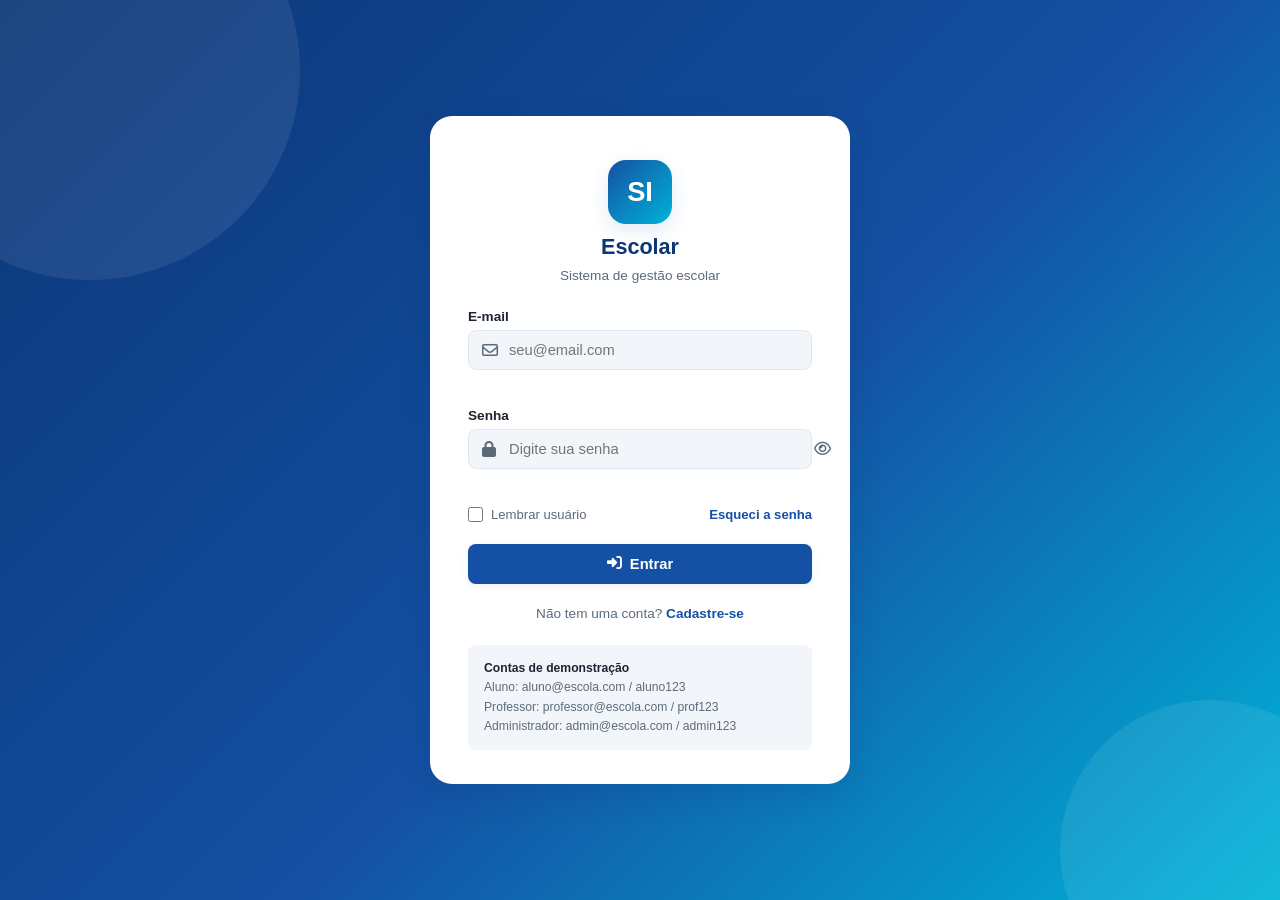
<file: SistemaEscolar/SistemaEscolar/index.html>
<!DOCTYPE html>
<html lang="pt-BR">
<head>
<meta charset="UTF-8">
<meta name="viewport" content="width=device-width, initial-scale=1.0">
<title>Escolar | Login</title>
<link rel="stylesheet" href="css/style.css">
<link rel="stylesheet" href="css/login.css">
<link rel="stylesheet" href="https://cdnjs.cloudflare.com/ajax/libs/font-awesome/6.5.1/css/all.min.css">
</head>
<body>

<!-- Tela de login -->
<main class="login-tela">
  <section class="login-card" aria-labelledby="tituloLogin">

    <div class="login-card__logo">
      <div class="login-card__logo-icone">SI</div>
      <h1 class="login-card__titulo" id="tituloLogin">Escolar</h1>
    </div>
    <p class="login-card__subtitulo">Sistema de gestão escolar</p>

    <!-- Alerta de erro de login -->
    <div class="alerta-caixa erro" id="alertaLogin" style="display:none;" role="alert">
      <i class="fa-solid fa-circle-exclamation"></i>
      <span id="alertaLoginTexto">Usuário ou senha inválidos.</span>
    </div>

    <form class="login-form" id="formLogin" novalidate>
      <div class="form-grupo">
        <label for="email">E-mail</label>
        <div class="campo-icone">
          <i class="fa-regular fa-envelope"></i>
          <input class="entrada" type="email" id="email" name="email" placeholder="seu@email.com" autocomplete="username" required>
        </div>
        <span class="mensagem-erro" id="erroEmail"></span>
      </div>

      <div class="form-grupo">
        <label for="senha">Senha</label>
        <div class="campo-icone senha-wrapper">
          <i class="fa-solid fa-lock"></i>
          <input class="entrada" type="password" id="senha" name="senha" placeholder="Digite sua senha" autocomplete="current-password" required style="padding-left:40px;">
          <button type="button" class="alternar-senha" id="btnAlternarSenha" aria-label="Mostrar senha">
            <i class="fa-regular fa-eye"></i>
          </button>
        </div>
        <span class="mensagem-erro" id="erroSenha"></span>
      </div>

      <div class="login-form__opcoes">
        <label class="checkbox-lembrar">
          <input type="checkbox" id="lembrarUsuario">
          Lembrar usuário
        </label>
        <a href="#" id="linkEsqueciSenha">Esqueci a senha</a>
      </div>

      <button type="submit" class="btn btn-primario btn-bloco" id="btnEntrar">
        <i class="fa-solid fa-right-to-bracket"></i> Entrar
      </button>
    </form>

    <p class="login-card__rodape">
      Não tem uma conta? <a href="cadastro.html">Cadastre-se</a>
    </p>

    <div class="login-card__contas-teste">
      <strong>Contas de demonstração</strong><br>
      Aluno: aluno@escola.com / aluno123<br>
      Professor: professor@escola.com / prof123<br>
      Administrador: admin@escola.com / admin123
    </div>
  </section>
</main>

<!-- Loading -->
<div class="loading-fundo" id="loadingGlobal">
  <div class="spinner"></div>
</div>

<!-- Container de toasts -->
<div class="toast-container" id="toastContainer"></div>

<script src="js/banco.js"></script>
<script src="js/login.js"></script>
</body>
</html>
</file>
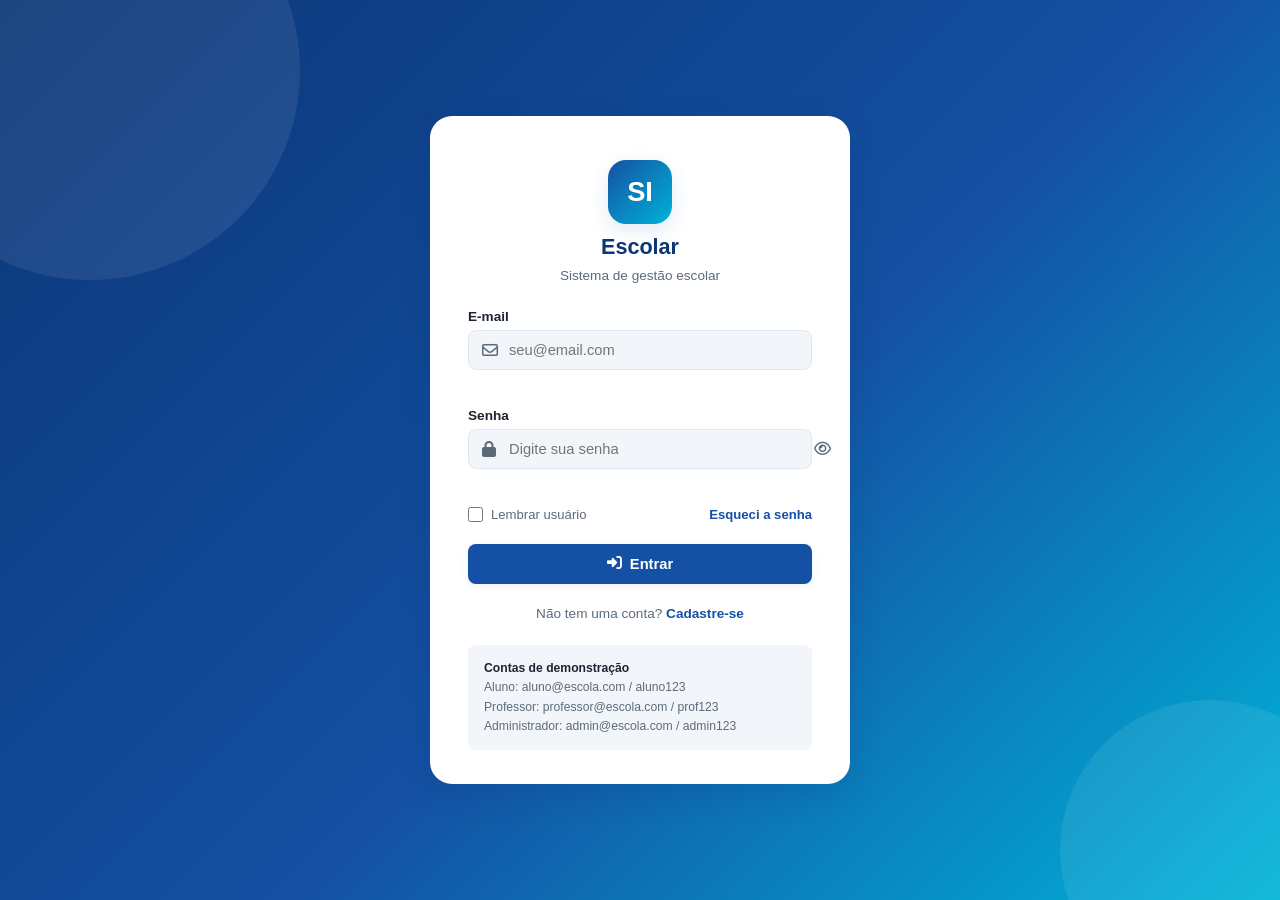
<file: SistemaEscolar/SistemaEscolar/administrador.html>
<!DOCTYPE html>
<html lang="pt-BR">
<head>
<meta charset="UTF-8">
<meta name="viewport" content="width=device-width, initial-scale=1.0">
<title>SI Escolar | Painel do Administrador</title>
<link rel="stylesheet" href="css/style.css">
<link rel="stylesheet" href="css/administrador.css">
<link rel="stylesheet" href="https://cdnjs.cloudflare.com/ajax/libs/font-awesome/6.5.1/css/all.min.css">
</head>
<body>

<div class="app-shell">

  <aside class="sidebar" id="sidebar">
    <div class="sidebar__topo">
      <div class="sidebar__logo">SI</div>
      <div>
        <div class="sidebar__titulo">SI Escolar</div>
        <div class="sidebar__subtitulo">Administrador</div>
      </div>
      <button class="sidebar__toggle" id="btnRecolherSidebar"><i class="fa-solid fa-angles-left"></i></button>
    </div>

    <nav class="sidebar__menu">
      <a href="#" class="sidebar__item ativo" data-secao="dashboard"><i class="fa-solid fa-house icone"></i><span>Dashboard</span></a>
      <a href="#" class="sidebar__item" data-secao="usuarios"><i class="fa-solid fa-users icone"></i><span>Usuários</span></a>
      <a href="#" class="sidebar__item" data-secao="alunos"><i class="fa-solid fa-user-graduate icone"></i><span>Alunos</span></a>
      <a href="#" class="sidebar__item" data-secao="professores"><i class="fa-solid fa-chalkboard-user icone"></i><span>Professores</span></a>
      <a href="#" class="sidebar__item" data-secao="administradores"><i class="fa-solid fa-user-shield icone"></i><span>Administradores</span></a>
      <a href="#" class="sidebar__item" data-secao="turmas"><i class="fa-solid fa-people-group icone"></i><span>Turmas</span></a>
      <a href="#" class="sidebar__item" data-secao="cursos"><i class="fa-solid fa-graduation-cap icone"></i><span>Cursos</span></a>
      <a href="#" class="sidebar__item" data-secao="relatorios"><i class="fa-solid fa-chart-column icone"></i><span>Relatórios</span></a>
      <a href="#" class="sidebar__item" data-secao="configuracoes"><i class="fa-solid fa-gear icone"></i><span>Configurações</span></a>
      <a href="#" class="sidebar__item" data-secao="backup"><i class="fa-solid fa-database icone"></i><span>Backup</span></a>
    </nav>

    <div class="sidebar__rodape">
      <a href="#" class="sidebar__item" id="btnSair"><i class="fa-solid fa-right-from-bracket icone"></i><span>Sair</span></a>
    </div>
  </aside>

  <div class="conteudo" id="conteudo">

    <header class="navbar">
      <div class="navbar__esquerda">
        <button class="navbar__menu-mobile" id="btnMenuMobile"><i class="fa-solid fa-bars"></i></button>
        <span class="navbar__titulo" id="tituloSecao">Dashboard</span>
      </div>
      <div class="navbar__direita">
        <div class="navbar__usuario">
          <div class="avatar" id="avatarNavbar">A</div>
          <div>
            <div class="navbar__usuario-nome" id="nomeNavbar">Administrador</div>
            <div class="navbar__usuario-tipo">Administrador</div>
          </div>
        </div>
      </div>
    </header>

    <main class="pagina">

      <!-- DASHBOARD -->
      <section class="secao" id="secao-dashboard">
        <div class="pagina__cabecalho"><div><h1>Painel Administrativo</h1><p>Visão geral do sistema escolar.</p></div></div>

        <div class="cards-grid">
          <div class="card"><div class="card__topo"><div class="card__icone"><i class="fa-solid fa-user-graduate"></i></div></div><div class="card__valor" id="cardTotalAlunos">0</div><div class="card__label">Total de Alunos</div></div>
          <div class="card"><div class="card__topo"><div class="card__icone verde"><i class="fa-solid fa-chalkboard-user"></i></div></div><div class="card__valor" id="cardTotalProfessores">0</div><div class="card__label">Total de Professores</div></div>
          <div class="card"><div class="card__topo"><div class="card__icone laranja"><i class="fa-solid fa-user-shield"></i></div></div><div class="card__valor" id="cardTotalAdmins">0</div><div class="card__label">Total de Administradores</div></div>
          <div class="card"><div class="card__topo"><div class="card__icone azul-claro"><i class="fa-solid fa-users"></i></div></div><div class="card__valor" id="cardTotalUsuarios">0</div><div class="card__label">Total de Usuários</div></div>
          <div class="card"><div class="card__topo"><div class="card__icone"><i class="fa-solid fa-graduation-cap"></i></div></div><div class="card__valor" id="cardTotalCursos">0</div><div class="card__label">Cursos</div></div>
          <div class="card"><div class="card__topo"><div class="card__icone verde"><i class="fa-solid fa-people-group"></i></div></div><div class="card__valor" id="cardTotalTurmas">0</div><div class="card__label">Turmas</div></div>
        </div>

        <div class="painel">
          <div class="painel__titulo">Distribuição de usuários</div>
          <div class="grafico-barras" id="graficoUsuarios"></div>
        </div>

        <div class="painel">
          <div class="painel__titulo">Últimos cadastros</div>
          <div class="tabela-wrapper">
            <table class="tabela-moderna">
              <thead><tr><th>Nome</th><th>E-mail</th><th>Tipo</th><th>Data de cadastro</th></tr></thead>
              <tbody id="tabelaUltimosCadastros"></tbody>
            </table>
          </div>
        </div>
      </section>

      <!-- USUÁRIOS (CRUD completo, todos os tipos) -->
      <section class="secao" id="secao-usuarios" style="display:none;">
        <div class="pagina__cabecalho">
          <div><h1>Usuários</h1><p>Gerencie todos os usuários do sistema.</p></div>
          <button class="btn btn-primario" onclick="abrirModalUsuario(null,'todos')"><i class="fa-solid fa-plus"></i> Novo usuário</button>
        </div>

        <div class="filtros-barra">
          <input class="entrada" type="text" id="pesquisaUsuarios" placeholder="Pesquisar por nome, e-mail ou CPF...">
          <select class="entrada" id="filtroTipoUsuario">
            <option value="todos">Todos os tipos</option>
            <option value="aluno">Aluno</option>
            <option value="professor">Professor</option>
            <option value="administrador">Administrador</option>
          </select>
          <select class="entrada" id="ordenarUsuarios">
            <option value="nome">Ordenar por nome</option>
            <option value="recentes">Mais recentes</option>
          </select>
        </div>

        <div class="painel">
          <div class="tabela-wrapper">
            <table class="tabela-moderna">
              <thead><tr><th>Nome</th><th>E-mail</th><th>Tipo</th><th>Cidade</th><th>Ações</th></tr></thead>
              <tbody id="tabelaUsuarios"></tbody>
            </table>
          </div>
        </div>
      </section>

      <!-- ALUNOS -->
      <section class="secao" id="secao-alunos" style="display:none;">
        <div class="pagina__cabecalho">
          <div><h1>Alunos</h1><p>Gerencie os alunos matriculados.</p></div>
          <button class="btn btn-primario" onclick="abrirModalUsuario(null,'aluno')"><i class="fa-solid fa-plus"></i> Cadastrar aluno</button>
        </div>
        <div class="filtros-barra"><input class="entrada" type="text" id="pesquisaAlunosAdm" placeholder="Pesquisar aluno..."></div>
        <div class="painel">
          <div class="tabela-wrapper">
            <table class="tabela-moderna">
              <thead><tr><th>Nome</th><th>E-mail</th><th>Turma</th><th>Ações</th></tr></thead>
              <tbody id="tabelaAlunosAdm"></tbody>
            </table>
          </div>
        </div>
      </section>

      <!-- PROFESSORES -->
      <section class="secao" id="secao-professores" style="display:none;">
        <div class="pagina__cabecalho">
          <div><h1>Professores</h1><p>Gerencie o corpo docente.</p></div>
          <button class="btn btn-primario" onclick="abrirModalUsuario(null,'professor')"><i class="fa-solid fa-plus"></i> Cadastrar professor</button>
        </div>
        <div class="filtros-barra"><input class="entrada" type="text" id="pesquisaProfessoresAdm" placeholder="Pesquisar professor..."></div>
        <div class="painel">
          <div class="tabela-wrapper">
            <table class="tabela-moderna">
              <thead><tr><th>Nome</th><th>E-mail</th><th>Celular</th><th>Ações</th></tr></thead>
              <tbody id="tabelaProfessoresAdm"></tbody>
            </table>
          </div>
        </div>
      </section>

      <!-- ADMINISTRADORES -->
      <section class="secao" id="secao-administradores" style="display:none;">
        <div class="pagina__cabecalho">
          <div><h1>Administradores</h1><p>Gerencie os usuários com acesso total.</p></div>
          <button class="btn btn-primario" onclick="abrirModalUsuario(null,'administrador')"><i class="fa-solid fa-plus"></i> Cadastrar administrador</button>
        </div>
        <div class="painel">
          <div class="tabela-wrapper">
            <table class="tabela-moderna">
              <thead><tr><th>Nome</th><th>E-mail</th><th>Celular</th><th>Ações</th></tr></thead>
              <tbody id="tabelaAdminsAdm"></tbody>
            </table>
          </div>
        </div>
      </section>

      <!-- TURMAS -->
      <section class="secao" id="secao-turmas" style="display:none;">
        <div class="pagina__cabecalho">
          <div><h1>Turmas</h1><p>Cadastre e gerencie as turmas.</p></div>
          <button class="btn btn-primario" id="btnNovaTurma"><i class="fa-solid fa-plus"></i> Cadastrar turma</button>
        </div>
        <div class="painel">
          <div class="tabela-wrapper">
            <table class="tabela-moderna">
              <thead><tr><th>Turma</th><th>Curso</th><th>Turno</th><th>Alunos</th><th>Ações</th></tr></thead>
              <tbody id="tabelaTurmasAdm"></tbody>
            </table>
          </div>
        </div>
      </section>

      <!-- CURSOS -->
      <section class="secao" id="secao-cursos" style="display:none;">
        <div class="pagina__cabecalho">
          <div><h1>Cursos</h1><p>Cadastre e gerencie os cursos oferecidos.</p></div>
          <button class="btn btn-primario" id="btnNovoCurso"><i class="fa-solid fa-plus"></i> Cadastrar curso</button>
        </div>
        <div class="painel"> 
          <div class="tabela-wrapper">
            <table class="tabela-moderna">
              <thead><tr><th>Curso</th><th>Carga horária</th><th>Turmas vinculadas</th><th>Ações</th></tr></thead>
              <tbody id="tabelaCursosAdm"></tbody>
            </table>
          </div>
        </div>
      </section>

      <!-- RELATÓRIOS -->
      <section class="secao" id="secao-relatorios" style="display:none;">
        <div class="pagina__cabecalho"><div><h1>Relatórios</h1><p>Estatísticas gerais do sistema.</p></div></div>

        <div class="cards-grid">
          <div class="card"><div class="card__topo"><div class="card__icone"><i class="fa-solid fa-star"></i></div></div><div class="card__valor" id="relTotalNotas">0</div><div class="card__label">Notas lançadas</div></div>
          <div class="card"><div class="card__topo"><div class="card__icone verde"><i class="fa-solid fa-calendar-check"></i></div></div><div class="card__valor" id="relMediaFreq">0%</div><div class="card__label">Frequência média geral</div></div>
          <div class="card"><div class="card__topo"><div class="card__icone laranja"><i class="fa-solid fa-envelope"></i></div></div><div class="card__valor" id="relTotalAvisos">0</div><div class="card__label">Avisos enviados</div></div>
          <div class="card"><div class="card__topo"><div class="card__icone azul-claro"><i class="fa-solid fa-chart-line"></i></div></div><div class="card__valor" id="relMediaGeral">0</div><div class="card__label">Média geral das notas</div></div>
        </div>

        <div class="painel">
          <div class="relatorios__acoes">
            <button class="btn btn-perigo" id="btnRemoverAvisos" type="button"><i class="fa-solid fa-trash"></i> Apagar avisos</button>
          </div>
          <div class="painel__titulo">Avisos enviados recentemente</div>
          <div id="listaAvisosRelatorio"></div>
        </div>
      </section>

      <!-- CONFIGURAÇÕES -->
      <section class="secao" id="secao-configuracoes" style="display:none;">
        <div class="pagina__cabecalho"><div><h1>Configurações</h1><p>Preferências da sua conta de administrador.</p></div></div>
        <div class="painel">
          <form id="formPerfilAdmin">
            <div class="form-linha colunas-2">
              <div class="form-grupo"><label>Telefone</label><input class="entrada" type="text" id="perfilTelefone" maxlength="15"></div>
              <div class="form-grupo"><label>Celular</label><input class="entrada" type="text" id="perfilCelular" maxlength="15"></div>
            </div>
            <div class="form-grupo"><label>Nova senha (opcional)</label><input class="entrada" type="password" id="perfilSenha" placeholder="Deixe em branco para manter"></div>
            <button type="submit" class="btn btn-primario"><i class="fa-solid fa-floppy-disk"></i> Salvar alterações</button>
          </form>
          <hr style="margin:22px 0; border:none; border-top:1px solid var(--cor-borda);">
          <button class="btn btn-perigo" id="btnSairConfig"><i class="fa-solid fa-right-from-bracket"></i> Encerrar sessão</button>
        </div>
      </section>

      <!-- BACKUP -->
      <section class="secao" id="secao-backup" style="display:none;">
        <div class="pagina__cabecalho"><div><h1>Backup do Sistema</h1><p>Proteja e restaure os dados do LocalStorage.</p></div></div>

        <div class="painel">
          <div class="backup-grid">
            <div class="backup-opcao">
              <i class="fa-solid fa-download"></i>
              <h4>Fazer Backup</h4>
              <p>Baixa um arquivo .json com todos os dados atuais.</p>
              <button class="btn btn-primario btn-sm btn-bloco" id="btnFazerBackup">Baixar backup</button>
            </div>
            <div class="backup-opcao">
              <i class="fa-solid fa-upload"></i>
              <h4>Restaurar Backup</h4>
              <p>Substitui os dados atuais por um backup anterior.</p>
              <input type="file" id="inputRestaurarBackup" accept="application/json" style="display:none;">
              <button class="btn btn-secundario btn-sm btn-bloco" id="btnRestaurarBackup">Selecionar arquivo</button>
            </div>
            <div class="backup-opcao">
              <i class="fa-solid fa-file-export"></i>
              <h4>Exportar JSON</h4>
              <p>Mesma função do backup, em formato de exportação.</p>
              <button class="btn btn-secundario btn-sm btn-bloco" id="btnExportarJson">Exportar</button>
            </div>
            <div class="backup-opcao">
              <i class="fa-solid fa-file-import"></i>
              <h4>Importar JSON</h4>
              <p>Importa um arquivo JSON previamente exportado.</p>
              <input type="file" id="inputImportarJson" accept="application/json" style="display:none;">
              <button class="btn btn-secundario btn-sm btn-bloco" id="btnImportarJson">Selecionar arquivo</button>
            </div>
          </div>

          <div class="zona-perigo">
            <h4><i class="fa-solid fa-triangle-exclamation"></i> Zona de perigo</h4>
            <p>Esta ação apaga permanentemente todos os dados do sistema (usuários, notas, turmas, cursos, avisos). Recomendamos fazer um backup antes.</p>
            <button class="btn btn-perigo" id="btnLimparBanco"><i class="fa-solid fa-trash"></i> Limpar banco de dados</button>
          </div>
        </div>
      </section>

    </main>

    <footer class="footer-app"> Escolar &copy; 2026 — Sistema de Gestão Escolar</footer>
  </div>
</div>

<!-- MODAL: Usuário (cadastro/edição completo) -->
<div class="modal-fundo" id="modalUsuario">
  <div class="modal" style="max-width:640px;">
    <div class="modal__cabecalho"><h3 id="tituloModalUsuario">Novo usuário</h3><button class="modal__fechar" data-fechar="modalUsuario">&times;</button></div>
    <div class="modal__corpo">
      <form id="formUsuario">
        <input type="hidden" id="usuarioId">
        <div class="form-grupo">
          <label>Tipo de usuário *</label>
          <select class="entrada" id="usuarioTipo" required>
            <option value="aluno">Aluno</option>
            <option value="professor">Professor</option>
            <option value="administrador">Administrador</option>
          </select>
        </div>
        <div class="form-grupo"><label>Nome completo *</label><input class="entrada" type="text" id="usuarioNome" required></div>
        <div class="form-linha colunas-2">
          <div class="form-grupo"><label>CPF *</label><input class="entrada" type="text" id="usuarioCpf" maxlength="14" required></div>
          <div class="form-grupo"><label>RG *</label><input class="entrada" type="text" id="usuarioRg" maxlength="12" required></div>
        </div>
        <div class="form-linha colunas-2">
          <div class="form-grupo"><label>E-mail *</label><input class="entrada" type="email" id="usuarioEmail" required></div>
          <div class="form-grupo"><label>Celular *</label><input class="entrada" type="text" id="usuarioCelular" maxlength="15" required></div>
        </div>
        <div class="form-linha colunas-2">
          <div class="form-grupo"><label id="labelSenhaUsuario">Senha *</label><input class="entrada" type="password" id="usuarioSenha"></div>
          <div class="form-grupo" id="grupoTurmaUsuario">
            <label>Turma (se aluno)</label>
            <select class="entrada" id="usuarioTurma"><option value="">Nenhuma</option></select>
          </div>
        </div>
        <div class="form-linha colunas-2">
          <div class="form-grupo"><label>Cidade</label><input class="entrada" type="text" id="usuarioCidade"></div>
          <div class="form-grupo"><label>Estado</label><input class="entrada" type="text" id="usuarioEstado" maxlength="2"></div>
        </div>
      </form>
    </div>
    <div class="modal__rodape">
      <button class="btn btn-secundario" data-fechar="modalUsuario">Cancelar</button>
      <button class="btn btn-primario" id="btnSalvarUsuario">Salvar</button>
    </div>
  </div>
</div>

<!-- MODAL: Turma -->
<div class="modal-fundo" id="modalTurma">
  <div class="modal">
    <div class="modal__cabecalho"><h3 id="tituloModalTurma">Cadastrar turma</h3><button class="modal__fechar" data-fechar="modalTurma">&times;</button></div>
    <div class="modal__corpo">
      <form id="formTurma">
        <input type="hidden" id="turmaId">
        <div class="form-grupo"><label>Nome da turma *</label><input class="entrada" type="text" id="turmaNome" required></div>
        <div class="form-linha colunas-2">
          <div class="form-grupo"><label>Curso *</label><select class="entrada" id="turmaCurso" required></select></div>
          <div class="form-grupo"><label>Turno *</label>
            <select class="entrada" id="turmaTurno" required>
              <option value="Manhã">Manhã</option><option value="Tarde">Tarde</option><option value="Noite">Noite</option>
            </select>
          </div>
        </div>
      </form>
    </div>
    <div class="modal__rodape">
      <button class="btn btn-secundario" data-fechar="modalTurma">Cancelar</button>
      <button class="btn btn-primario" id="btnSalvarTurma">Salvar</button>
    </div>
  </div>
</div>

<!-- MODAL: Curso -->
<div class="modal-fundo" id="modalCurso">
  <div class="modal">
    <div class="modal__cabecalho"><h3 id="tituloModalCurso">Cadastrar curso</h3><button class="modal__fechar" data-fechar="modalCurso">&times;</button></div>
    <div class="modal__corpo">
      <form id="formCurso">
        <input type="hidden" id="cursoId">
        <div class="form-grupo"><label>Nome do curso *</label><input class="entrada" type="text" id="cursoNome" required></div>
        <div class="form-grupo"><label>Carga horária (horas) *</label><input class="entrada" type="number" id="cursoCarga" min="1" required></div>
      </form>
    </div>
    <div class="modal__rodape">
      <button class="btn btn-secundario" data-fechar="modalCurso">Cancelar</button>
      <button class="btn btn-primario" id="btnSalvarCurso">Salvar</button>
    </div>
  </div>
</div>

<div class="loading-fundo" id="loadingGlobal"><div class="spinner"></div></div>
<div class="toast-container" id="toastContainer"></div>

<script src="js/banco.js"></script>
<script src="js/administrador.js"></script>
</body>
</html>
</file>
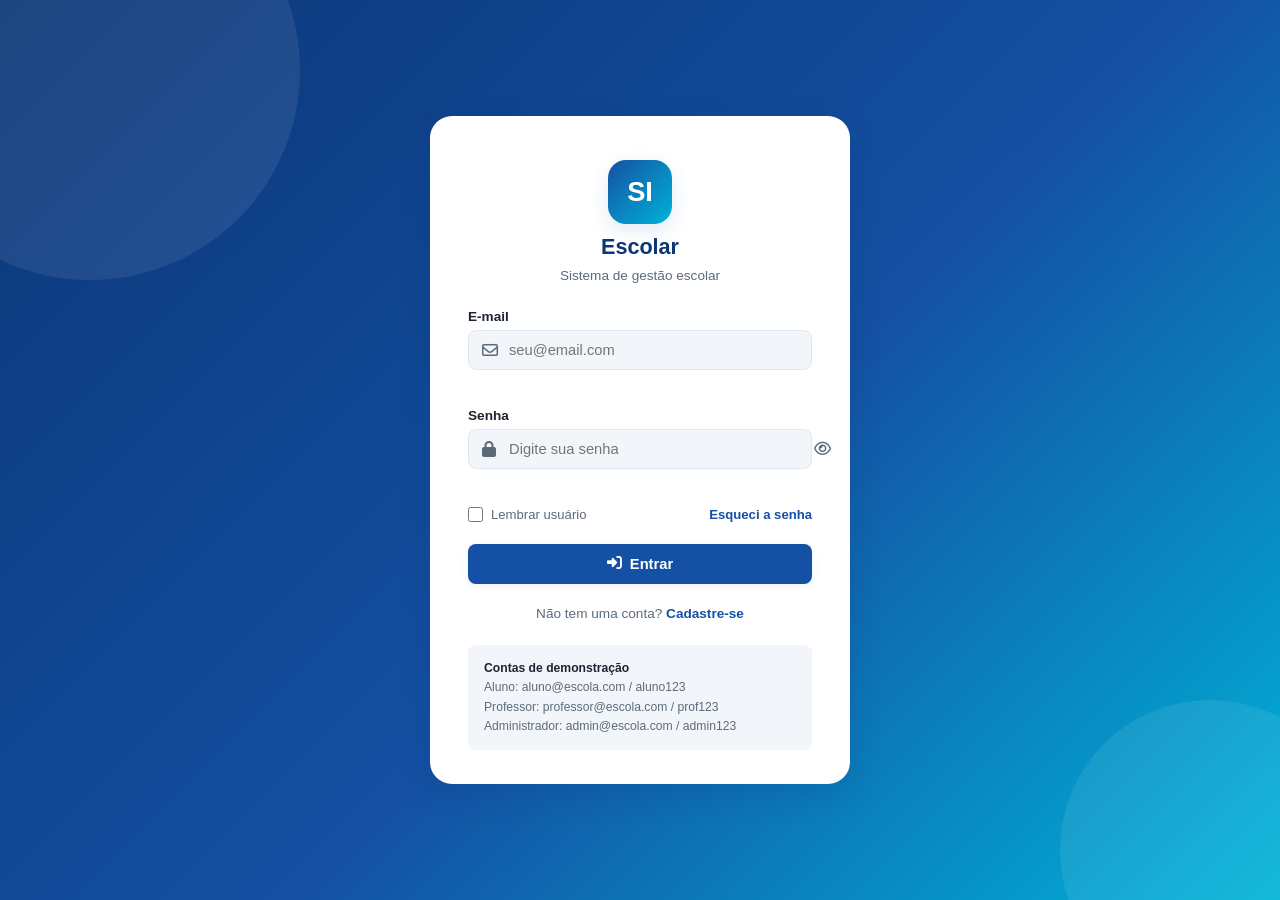
<file: SistemaEscolar/SistemaEscolar/aluno.html>
<!DOCTYPE html>
<html lang="pt-BR">
<head>
<meta charset="UTF-8">
<meta name="viewport" content="width=device-width, initial-scale=1.0">
<title>SI Escolar | Área do Aluno</title>
<link rel="stylesheet" href="css/style.css">
<link rel="stylesheet" href="css/aluno.css">
<link rel="stylesheet" href="https://cdnjs.cloudflare.com/ajax/libs/font-awesome/6.5.1/css/all.min.css">
</head>
<body>

<div class="app-shell">

  <!-- SIDEBAR -->
  <aside class="sidebar" id="sidebar">
    <div class="sidebar__topo">
      <div class="sidebar__logo">SI</div>
      <div>
        <div class="sidebar__titulo">SI Escolar</div>
        <div class="sidebar__subtitulo">Área do Aluno</div>
      </div>
      <button class="sidebar__toggle" id="btnRecolherSidebar"><i class="fa-solid fa-angles-left"></i></button>
    </div>

    <nav class="sidebar__menu">
      <a href="#" class="sidebar__item ativo" data-secao="inicio"><i class="fa-solid fa-house icone"></i><span>Início</span></a>
      <a href="#" class="sidebar__item" data-secao="perfil"><i class="fa-solid fa-user icone"></i><span>Meu Perfil</span></a>
      <a href="#" class="sidebar__item" data-secao="notas"><i class="fa-solid fa-star icone"></i><span>Minhas Notas</span></a>
      <a href="#" class="sidebar__item" data-secao="frequencia"><i class="fa-solid fa-calendar-check icone"></i><span>Minha Frequência</span></a>
      <a href="#" class="sidebar__item" data-secao="disciplinas"><i class="fa-solid fa-book icone"></i><span>Disciplinas</span></a>
      <a href="#" class="sidebar__item" data-secao="horarios"><i class="fa-solid fa-clock icone"></i><span>Horários</span></a>
      <a href="#" class="sidebar__item" data-secao="mensagens"><i class="fa-solid fa-envelope icone"></i><span>Mensagens</span></a>
      <a href="#" class="sidebar__item" data-secao="configuracoes"><i class="fa-solid fa-gear icone"></i><span>Configurações</span></a>
    </nav>

    <div class="sidebar__rodape">
      <a href="#" class="sidebar__item" id="btnSair"><i class="fa-solid fa-right-from-bracket icone"></i><span>Sair</span></a>
    </div>
  </aside>

  <!-- CONTEÚDO -->
  <div class="conteudo" id="conteudo">

    <header class="navbar">
      <div class="navbar__esquerda">
        <button class="navbar__menu-mobile" id="btnMenuMobile"><i class="fa-solid fa-bars"></i></button>
        <span class="navbar__titulo" id="tituloSecao">Início</span>
      </div>
      <div class="navbar__direita">
        <div class="navbar__usuario">
          <div class="avatar" id="avatarNavbar">A</div>
          <div>
            <div class="navbar__usuario-nome" id="nomeNavbar">Aluno</div>
            <div class="navbar__usuario-tipo">Aluno</div>
          </div>
        </div>
      </div>
    </header>

    <main class="pagina">

      <!-- SEÇÃO: INÍCIO -->
      <section class="secao" id="secao-inicio">
        <div class="pagina__cabecalho">
          <div>
            <h1>Olá, <span id="saudacaoNome">Aluno</span> 👋</h1>
            <p>Confira um resumo do seu desempenho acadêmico.</p>
          </div>
        </div>

        <div class="cards-grid">
          <div class="card">
            <div class="card__topo"><div class="card__icone azul-claro"><i class="fa-solid fa-graduation-cap"></i></div></div>
            <div class="card__valor" id="cardCurso">-</div>
            <div class="card__label">Curso</div>
          </div>
          <div class="card">
            <div class="card__topo"><div class="card__icone"><i class="fa-solid fa-people-group"></i></div></div>
            <div class="card__valor" id="cardTurma">-</div>
            <div class="card__label">Turma</div>
          </div>
          <div class="card">
            <div class="card__topo"><div class="card__icone verde"><i class="fa-solid fa-star"></i></div></div>
            <div class="card__valor" id="cardMedia">-</div>
            <div class="card__label">Média Geral</div>
          </div>
          <div class="card">
            <div class="card__topo"><div class="card__icone laranja"><i class="fa-solid fa-calendar-check"></i></div></div>
            <div class="card__valor" id="cardFrequencia">-</div>
            <div class="card__label">Frequência</div>
          </div>
          <div class="card">
            <div class="card__topo"><div class="card__icone"><i class="fa-solid fa-book"></i></div></div>
            <div class="card__valor" id="cardQtdDisciplinas">-</div>
            <div class="card__label">Disciplinas</div>
          </div>
        </div>

        <div class="painel">
          <div class="painel__titulo">Próximas aulas</div>
          <div id="listaProximasAulas"></div>
        </div>

        <div class="painel">
          <div class="painel__titulo">Tabela de notas</div>
          <div class="tabela-wrapper">
            <table class="tabela-moderna">
              <thead><tr><th>Disciplina</th><th>Bimestre</th><th>Nota</th><th>Situação</th></tr></thead>
              <tbody id="tabelaNotasInicio"></tbody>
            </table>
          </div>
        </div>
      </section>

      <!-- SEÇÃO: PERFIL -->
      <section class="secao" id="secao-perfil" style="display:none;">
        <div class="pagina__cabecalho"><div><h1>Meu Perfil</h1><p>Atualize suas informações pessoais.</p></div></div>

        <div class="painel">
          <div class="perfil-topo" style="margin-bottom:24px;">
            <div class="perfil-avatar-grande" id="avatarPerfilGrande">A</div>
            <div class="perfil-info">
              <h2 id="perfilNomeCompleto">-</h2>
              <p id="perfilEmailTexto">-</p>
            </div>
          </div>

          <form id="formPerfilAluno">
            <div class="form-linha colunas-2">
              <div class="form-grupo">
                <label>Telefone</label>
                <input class="entrada" type="text" id="perfilTelefone" maxlength="15">
              </div>
              <div class="form-grupo">
                <label>Celular</label>
                <input class="entrada" type="text" id="perfilCelular" maxlength="15">
              </div>
            </div>
            <div class="form-linha colunas-2">
              <div class="form-grupo">
                <label>Endereço</label>
                <input class="entrada" type="text" id="perfilEndereco">
              </div>
              <div class="form-grupo">
                <label>Nova senha (opcional)</label>
                <input class="entrada" type="password" id="perfilSenha" placeholder="Deixe em branco para manter">
              </div>
            </div>
            <button type="submit" class="btn btn-primario"><i class="fa-solid fa-floppy-disk"></i> Salvar alterações</button>
          </form>
        </div>
      </section>

      <!-- SEÇÃO: NOTAS -->
      <section class="secao" id="secao-notas" style="display:none;">
        <div class="pagina__cabecalho"><div><h1>Minhas Notas</h1><p>Acompanhe suas notas por disciplina e bimestre.</p></div></div>
        <div class="painel">
          <div class="tabela-wrapper">
            <table class="tabela-moderna">
              <thead><tr><th>Disciplina</th><th>Bimestre</th><th>Nota</th><th>Situação</th></tr></thead>
              <tbody id="tabelaNotasCompleta"></tbody>
            </table>
          </div>
        </div>
      </section>

      <!-- SEÇÃO: FREQUÊNCIA -->
      <section class="secao" id="secao-frequencia" style="display:none;">
        <div class="pagina__cabecalho"><div><h1>Minha Frequência</h1><p>Percentual de presença registrado pelos professores.</p></div></div>

        <div class="painel">
          <div class="frequencia-resumo" style="margin-bottom:16px;">
            <span class="percentual" id="frequenciaPercentualGrande">-</span>
            <div class="barra-progresso" style="flex:1;"><div class="barra-progresso__interna" id="barraFrequencia"></div></div>
          </div>
          <div class="tabela-wrapper">
            <table class="tabela-moderna">
              <thead><tr><th>Data</th><th>Disciplina</th><th>Situação</th></tr></thead>
              <tbody id="tabelaFrequencia"></tbody>
            </table>
          </div>
        </div>
      </section>

      <!-- SEÇÃO: DISCIPLINAS -->
      <section class="secao" id="secao-disciplinas" style="display:none;">
        <div class="pagina__cabecalho"><div><h1>Disciplinas</h1><p>Disciplinas cursadas no período atual.</p></div></div>
        <div class="painel">
          <div id="listaDisciplinas" style="display:flex; flex-wrap:wrap; gap:10px;"></div>
        </div>
      </section>

      <!-- SEÇÃO: HORÁRIOS -->
      <section class="secao" id="secao-horarios" style="display:none;">
        <div class="pagina__cabecalho"><div><h1>Horários</h1><p>Sua grade de horário semanal.</p></div></div>
        <div class="painel">
          <div class="tabela-wrapper">
            <table class="tabela-moderna">
              <thead><tr><th>Dia</th><th>1º Horário</th><th>2º Horário</th><th>3º Horário</th></tr></thead>
              <tbody id="tabelaHorarios"></tbody>
            </table>
          </div>
        </div>
      </section>

      <!-- SEÇÃO: MENSAGENS -->
      <section class="secao" id="secao-mensagens" style="display:none;">
        <div class="pagina__cabecalho"><div><h1>Mensagens</h1><p>Avisos enviados pela escola.</p></div></div>
        <div class="painel">
          <div id="listaAvisosAluno"></div>
        </div>
      </section>

      <!-- SEÇÃO: CONFIGURAÇÕES -->
      <section class="secao" id="secao-configuracoes" style="display:none;">
        <div class="pagina__cabecalho"><div><h1>Configurações</h1><p>Preferências da sua conta.</p></div></div>
        <div class="painel">
          <p style="color:var(--cor-texto-suave); font-size:0.9rem; margin-bottom:16px;">
            Para alterar dados pessoais, acesse "Meu Perfil".
          </p>
          <button class="btn btn-perigo" id="btnSairConfig"><i class="fa-solid fa-right-from-bracket"></i> Encerrar sessão</button>
        </div>
      </section>

    </main>

    <footer class="footer-app">SI Escolar &copy; 2026 — Sistema de Gestão Escolar</footer>
  </div>
</div>

<div class="loading-fundo" id="loadingGlobal"><div class="spinner"></div></div>
<div class="toast-container" id="toastContainer"></div>

<script src="js/banco.js"></script>
<script src="js/aluno.js"></script>
</body>
</html>
</file>
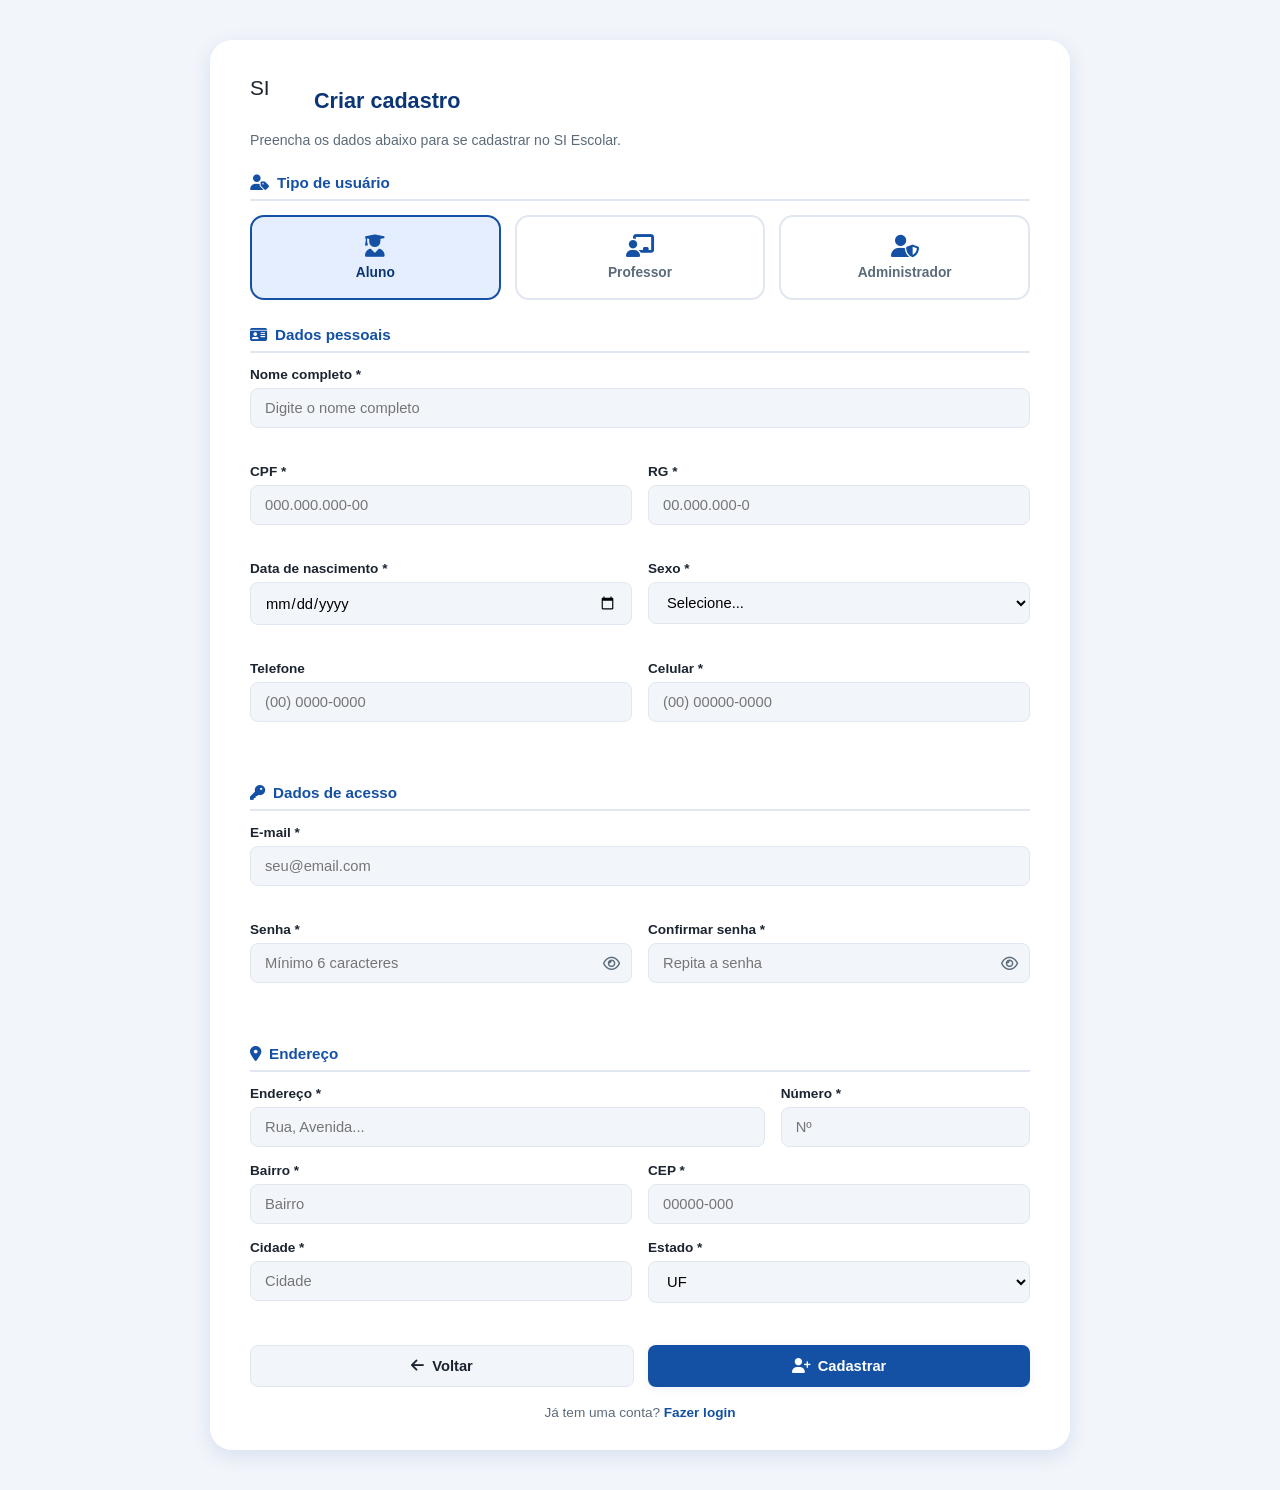
<file: SistemaEscolar/SistemaEscolar/cadastro.html>
<!DOCTYPE html>
<html lang="pt-BR">
<head>
<meta charset="UTF-8">
<meta name="viewport" content="width=device-width, initial-scale=1.0">
<title>SI Escolar | Cadastro</title>
<link rel="stylesheet" href="css/style.css">
<link rel="stylesheet" href="css/cadastro.css">
<link rel="stylesheet" href="https://cdnjs.cloudflare.com/ajax/libs/font-awesome/6.5.1/css/all.min.css">
</head>
<body>

<main class="cadastro-tela">
  <section class="cadastro-card">

    <div class="cadastro-cabecalho">
      <div class="login-card__logo-icone">SI</div>
      <h1>Criar cadastro</h1>
    </div>
    <p class="cadastro-subtitulo">Preencha os dados abaixo para se cadastrar no SI Escolar.</p>

    <div class="alerta-caixa erro" id="alertaCadastro" style="display:none;" role="alert"></div>

    <form id="formCadastro" novalidate>

      <!-- Tipo de usuário -->
      <div class="cadastro-secao">
        <h2 class="cadastro-secao__titulo"><i class="fa-solid fa-user-tag"></i> Tipo de usuário</h2>
        <div class="tipo-usuario-grid">
          <div class="tipo-usuario-opcao">
            <input type="radio" name="tipo" id="tipoAluno" value="aluno" checked>
            <label for="tipoAluno"><i class="fa-solid fa-user-graduate"></i> Aluno</label>
          </div>
          <div class="tipo-usuario-opcao">
            <input type="radio" name="tipo" id="tipoProfessor" value="professor">
            <label for="tipoProfessor"><i class="fa-solid fa-chalkboard-user"></i> Professor</label>
          </div>
          <div class="tipo-usuario-opcao">
            <input type="radio" name="tipo" id="tipoAdministrador" value="administrador">
            <label for="tipoAdministrador"><i class="fa-solid fa-user-shield"></i> Administrador</label>
          </div>
        </div>
      </div>

      <!-- Dados pessoais -->
      <div class="cadastro-secao">
        <h2 class="cadastro-secao__titulo"><i class="fa-solid fa-id-card"></i> Dados pessoais</h2>

        <div class="form-grupo">
          <label for="nome">Nome completo *</label>
          <input class="entrada" type="text" id="nome" placeholder="Digite o nome completo" required>
          <span class="mensagem-erro" id="erro-nome"></span>
        </div>

        <div class="form-linha colunas-2">
          <div class="form-grupo">
            <label for="cpf">CPF *</label>
            <input class="entrada" type="text" id="cpf" placeholder="000.000.000-00" maxlength="14" required>
            <span class="mensagem-erro" id="erro-cpf"></span>
          </div>
          <div class="form-grupo">
            <label for="rg">RG *</label>
            <input class="entrada" type="text" id="rg" placeholder="00.000.000-0" maxlength="12" required>
            <span class="mensagem-erro" id="erro-rg"></span>
          </div>
        </div>

        <div class="form-linha colunas-2">
          <div class="form-grupo">
            <label for="nascimento">Data de nascimento *</label>
            <input class="entrada" type="date" id="nascimento" required>
            <span class="mensagem-erro" id="erro-nascimento"></span>
          </div>
          <div class="form-grupo">
            <label for="sexo">Sexo *</label>
            <select class="entrada" id="sexo" required>
              <option value="">Selecione...</option>
              <option value="Masculino">Masculino</option>
              <option value="Feminino">Feminino</option>
              <option value="Outro">Outro</option>
            </select>
            <span class="mensagem-erro" id="erro-sexo"></span>
          </div>
        </div>

        <div class="form-linha colunas-2">
          <div class="form-grupo">
            <label for="telefone">Telefone</label>
            <input class="entrada" type="text" id="telefone" placeholder="(00) 0000-0000" maxlength="15">
          </div>
          <div class="form-grupo">
            <label for="celular">Celular *</label>
            <input class="entrada" type="text" id="celular" placeholder="(00) 00000-0000" maxlength="15" required>
            <span class="mensagem-erro" id="erro-celular"></span>
          </div>
        </div>
      </div>

      <!-- Acesso -->
      <div class="cadastro-secao">
        <h2 class="cadastro-secao__titulo"><i class="fa-solid fa-key"></i> Dados de acesso</h2>

        <div class="form-grupo">
          <label for="email">E-mail *</label>
          <input class="entrada" type="email" id="email" placeholder="seu@email.com" required>
          <span class="mensagem-erro" id="erro-email"></span>
        </div>

        <div class="form-linha colunas-2">
          <div class="form-grupo">
            <label for="senha">Senha *</label>
            <div class="senha-wrapper">
              <input class="entrada" type="password" id="senha" placeholder="Mínimo 6 caracteres" required>
              <button type="button" class="alternar-senha" data-alvo="senha"><i class="fa-regular fa-eye"></i></button>
            </div>
            <span class="mensagem-erro" id="erro-senha"></span>
          </div>
          <div class="form-grupo">
            <label for="confirmarSenha">Confirmar senha *</label>
            <div class="senha-wrapper">
              <input class="entrada" type="password" id="confirmarSenha" placeholder="Repita a senha" required>
              <button type="button" class="alternar-senha" data-alvo="confirmarSenha"><i class="fa-regular fa-eye"></i></button>
            </div>
            <span class="mensagem-erro" id="erro-confirmarSenha"></span>
          </div>
        </div>
      </div>

      <!-- Endereço -->
      <div class="cadastro-secao">
        <h2 class="cadastro-secao__titulo"><i class="fa-solid fa-location-dot"></i> Endereço</h2>

        <div class="form-linha colunas-3">
          <div class="form-grupo" style="grid-column: span 2;">
            <label for="endereco">Endereço *</label>
            <input class="entrada" type="text" id="endereco" placeholder="Rua, Avenida..." required>
          </div>
          <div class="form-grupo">
            <label for="numero">Número *</label>
            <input class="entrada" type="text" id="numero" placeholder="Nº" required>
          </div>
        </div>

        <div class="form-linha colunas-2">
          <div class="form-grupo">
            <label for="bairro">Bairro *</label>
            <input class="entrada" type="text" id="bairro" placeholder="Bairro" required>
          </div>
          <div class="form-grupo">
            <label for="cep">CEP *</label>
            <input class="entrada" type="text" id="cep" placeholder="00000-000" maxlength="9" required>
          </div>
        </div>

        <div class="form-linha colunas-2">
          <div class="form-grupo">
            <label for="cidade">Cidade *</label>
            <input class="entrada" type="text" id="cidade" placeholder="Cidade" required>
          </div>
          <div class="form-grupo">
            <label for="estado">Estado *</label>
            <select class="entrada" id="estado" required>
              <option value="">UF</option>
              <option>AC</option><option>AL</option><option>AP</option><option>AM</option><option>BA</option>
              <option>CE</option><option>DF</option><option>ES</option><option>GO</option><option>MA</option>
              <option>MT</option><option>MS</option><option>MG</option><option>PA</option><option>PB</option>
              <option>PR</option><option>PE</option><option>PI</option><option>RJ</option><option>RN</option>
              <option>RS</option><option>RO</option><option>RR</option><option>SC</option><option>SP</option>
              <option>SE</option><option>TO</option>
            </select>
          </div>
        </div>
      </div>

      <div class="cadastro-rodape-botoes">
        <button type="button" class="btn btn-secundario" onclick="window.location.href='index.html'">
          <i class="fa-solid fa-arrow-left"></i> Voltar
        </button>
        <button type="submit" class="btn btn-primario">
          <i class="fa-solid fa-user-plus"></i> Cadastrar
        </button>
      </div>
    </form>

    <p class="cadastro-login-link">Já tem uma conta? <a href="index.html">Fazer login</a></p>
  </section>
</main>

<div class="loading-fundo" id="loadingGlobal"><div class="spinner"></div></div>
<div class="toast-container" id="toastContainer"></div>

<script src="js/banco.js"></script>
<script src="js/cadastro.js"></script>
</body>
</html>
</file>
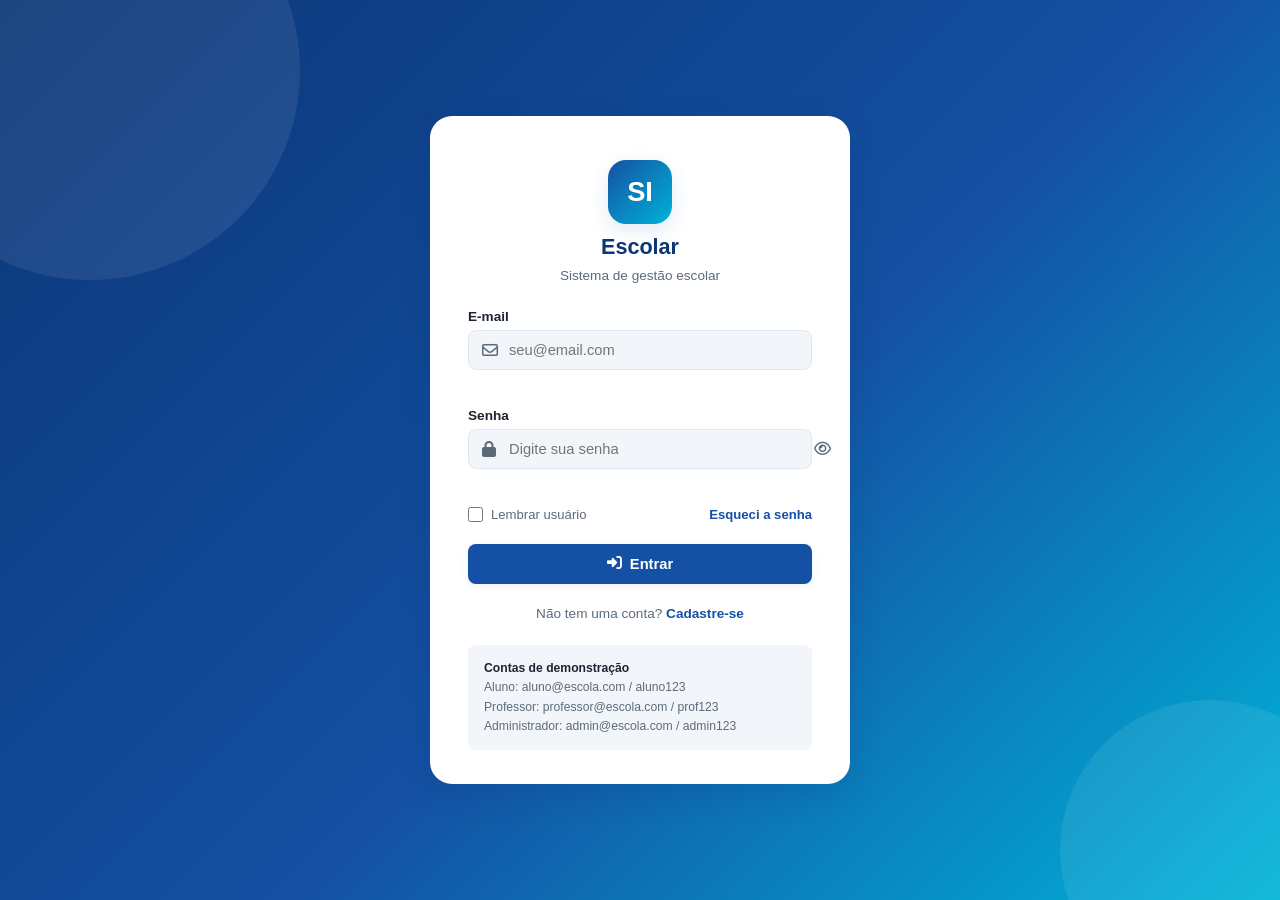
<file: SistemaEscolar/SistemaEscolar/professor.html>
<!DOCTYPE html>
<html lang="pt-BR">
<head>
<meta charset="UTF-8">
<meta name="viewport" content="width=device-width, initial-scale=1.0">
<title>Escolar | Área do Professor</title>
<link rel="stylesheet" href="css/style.css">
<link rel="stylesheet" href="css/professor.css">
<link rel="stylesheet" href="https://cdnjs.cloudflare.com/ajax/libs/font-awesome/6.5.1/css/all.min.css">
</head>
<body>

<div class="app-shell">

  <aside class="sidebar" id="sidebar">
    <div class="sidebar__topo">
      <div class="sidebar__logo">S.E</div>
      <div>
        <div class="sidebar__titulo">Escolar</div>
        <div class="sidebar__subtitulo">Área do Professor</div>
      </div>
      <button class="sidebar__toggle" id="btnRecolherSidebar"><i class="fa-solid fa-angles-left"></i></button>
    </div>

    <nav class="sidebar__menu">
      <a href="#" class="sidebar__item ativo" data-secao="dashboard"><i class="fa-solid fa-house icone"></i><span>Dashboard</span></a>
      <a href="#" class="sidebar__item" data-secao="alunos"><i class="fa-solid fa-user-graduate icone"></i><span>Alunos</span></a>
      <a href="#" class="sidebar__item" data-secao="turmas"><i class="fa-solid fa-people-group icone"></i><span>Turmas</span></a>
      <a href="#" class="sidebar__item" data-secao="notas"><i class="fa-solid fa-star icone"></i><span>Notas</span></a>
      <a href="#" class="sidebar__item" data-secao="frequencia"><i class="fa-solid fa-calendar-check icone"></i><span>Frequência</span></a>
      <a href="#" class="sidebar__item" data-secao="mensagens"><i class="fa-solid fa-envelope icone"></i><span>Mensagens</span></a>
      <a href="#" class="sidebar__item" data-secao="perfil"><i class="fa-solid fa-user icone"></i><span>Perfil</span></a>
      <a href="#" class="sidebar__item" data-secao="configuracoes"><i class="fa-solid fa-gear icone"></i><span>Configurações</span></a>
    </nav>

    <div class="sidebar__rodape">
      <a href="#" class="sidebar__item" id="btnSair"><i class="fa-solid fa-right-from-bracket icone"></i><span>Sair</span></a>
    </div>
  </aside>

  <div class="conteudo" id="conteudo">

    <header class="navbar">
      <div class="navbar__esquerda">
        <button class="navbar__menu-mobile" id="btnMenuMobile"><i class="fa-solid fa-bars"></i></button>
        <span class="navbar__titulo" id="tituloSecao">Dashboard</span>
      </div>
      <div class="navbar__direita">
        <div class="navbar__usuario">
          <div class="avatar" id="avatarNavbar">P</div>
          <div>
            <div class="navbar__usuario-nome" id="nomeNavbar">Professor</div>
            <div class="navbar__usuario-tipo">Professor</div>
          </div>
        </div>
      </div>
    </header>

    <main class="pagina">

      <!-- DASHBOARD -->
      <section class="secao" id="secao-dashboard">
        <div class="pagina__cabecalho"><div><h1>Bem-vindo(a), <span id="saudacaoNome">Professor</span></h1><p>Resumo das suas turmas e disciplinas.</p></div></div>

        <div class="cards-grid">
          <div class="card"><div class="card__topo"><div class="card__icone"><i class="fa-solid fa-user-graduate"></i></div></div><div class="card__valor" id="cardTotalAlunos">0</div><div class="card__label">Alunos</div></div>
          <div class="card"><div class="card__topo"><div class="card__icone verde"><i class="fa-solid fa-people-group"></i></div></div><div class="card__valor" id="cardTotalTurmas">0</div><div class="card__label">Turmas</div></div>
          <div class="card"><div class="card__topo"><div class="card__icone laranja"><i class="fa-solid fa-book"></i></div></div><div class="card__valor" id="cardTotalDisciplinas">0</div><div class="card__label">Disciplinas</div></div>
          <div class="card"><div class="card__topo"><div class="card__icone azul-claro"><i class="fa-solid fa-star"></i></div></div><div class="card__valor" id="cardTotalNotas">0</div><div class="card__label">Notas lançadas</div></div>
        </div>

        <div class="painel">
          <div class="painel__titulo">Meus alunos (visão geral)</div>
          <div class="tabela-wrapper">
            <table class="tabela-moderna">
              <thead><tr><th>Nome</th><th>Turma</th><th>Média</th><th>Frequência</th></tr></thead>
              <tbody id="tabelaResumoAlunos"></tbody>
            </table>
          </div>
        </div>
      </section>

      <!-- ALUNOS -->
      <section class="secao" id="secao-alunos" style="display:none;">
        <div class="pagina__cabecalho"><div><h1>Alunos</h1><p>Visualize e pesquise os alunos das suas turmas.</p></div></div>

        <div class="filtros-barra">
          <input class="entrada" type="text" id="pesquisaAlunos" placeholder="Pesquisar por nome ou e-mail...">
        </div>

        <div class="painel">
          <div class="tabela-wrapper">
            <table class="tabela-moderna">
              <thead><tr><th>Nome</th><th>E-mail</th><th>Turma</th><th>Ações</th></tr></thead>
              <tbody id="tabelaAlunos"></tbody>
            </table>
          </div>
        </div>
      </section>

      <!-- TURMAS -->
      <section class="secao" id="secao-turmas" style="display:none;">
        <div class="pagina__cabecalho"><div><h1>Turmas</h1><p>Turmas em que você leciona.</p></div></div>
        <div class="painel">
          <div class="tabela-wrapper">
            <table class="tabela-moderna">
              <thead><tr><th>Turma</th><th>Curso</th><th>Turno</th><th>Alunos</th></tr></thead>
              <tbody id="tabelaTurmasProfessor"></tbody>
            </table>
          </div>
        </div>
      </section>

      <!-- NOTAS -->
      <section class="secao" id="secao-notas" style="display:none;">
        <div class="pagina__cabecalho">
          <div><h1>Notas</h1><p>Cadastre, edite e exclua notas dos alunos.</p></div>
          <button class="btn btn-primario" id="btnNovaNota"><i class="fa-solid fa-plus"></i> Lançar nota</button>
        </div>
        <div class="painel">
          <div class="tabela-wrapper">
            <table class="tabela-moderna">
              <thead><tr><th>Aluno</th><th>Disciplina</th><th>Bimestre</th><th>Nota</th><th>Ações</th></tr></thead>
              <tbody id="tabelaNotasProfessor"></tbody>
            </table>
          </div>
        </div>
      </section>

      <!-- FREQUÊNCIA -->
      <section class="secao" id="secao-frequencia" style="display:none;">
        <div class="pagina__cabecalho">
          <div><h1>Frequência</h1><p>Lance a presença dos alunos por disciplina e data.</p></div>
          <button class="btn btn-primario" id="btnNovaFrequencia"><i class="fa-solid fa-plus"></i> Lançar frequência</button>
        </div>
        <div class="painel">
          <div class="tabela-wrapper">
            <table class="tabela-moderna">
              <thead><tr><th>Aluno</th><th>Disciplina</th><th>Data</th><th>Situação</th><th>Ações</th></tr></thead>
              <tbody id="tabelaFrequenciaProfessor"></tbody>
            </table>
          </div>
        </div>
      </section>

      <!-- MENSAGENS -->
      <section class="secao" id="secao-mensagens" style="display:none;">
        <div class="pagina__cabecalho">
          <div><h1>Mensagens</h1><p>Envie avisos para os alunos.</p></div>
          <button class="btn btn-primario" id="btnNovoAviso"><i class="fa-solid fa-plus"></i> Novo aviso</button>
        </div>
        <div class="painel">
          <div id="listaAvisosProfessor"></div>
        </div>
      </section>

      <!-- PERFIL -->
      <section class="secao" id="secao-perfil" style="display:none;">
        <div class="pagina__cabecalho"><div><h1>Meu Perfil</h1><p>Atualize suas informações pessoais.</p></div></div>
        <div class="painel">
          <form id="formPerfilProfessor">
            <div class="form-linha colunas-2">
              <div class="form-grupo"><label>Telefone</label><input class="entrada" type="text" id="perfilTelefone" maxlength="15"></div>
              <div class="form-grupo"><label>Celular</label><input class="entrada" type="text" id="perfilCelular" maxlength="15"></div>
            </div>
            <div class="form-linha colunas-2">
              <div class="form-grupo"><label>Endereço</label><input class="entrada" type="text" id="perfilEndereco"></div>
              <div class="form-grupo"><label>Nova senha (opcional)</label><input class="entrada" type="password" id="perfilSenha" placeholder="Deixe em branco para manter"></div>
            </div>
            <button type="submit" class="btn btn-primario"><i class="fa-solid fa-floppy-disk"></i> Salvar alterações</button>
          </form>
        </div>
      </section>

      <!-- CONFIGURAÇÕES -->
      <section class="secao" id="secao-configuracoes" style="display:none;">
        <div class="pagina__cabecalho"><div><h1>Configurações</h1><p>Preferências da sua conta.</p></div></div>
        <div class="painel">
          <button class="btn btn-perigo" id="btnSairConfig"><i class="fa-solid fa-right-from-bracket"></i> Encerrar sessão</button>
        </div>
      </section>

    </main>

    <footer class="footer-app">SI Escolar &copy; 2026 — Sistema de Gestão Escolar</footer>
  </div>
</div>

<!-- MODAL: Nota -->
<div class="modal-fundo" id="modalNota">
  <div class="modal">
    <div class="modal__cabecalho"><h3 id="tituloModalNota">Lançar nota</h3><button class="modal__fechar" data-fechar="modalNota">&times;</button></div>
    <div class="modal__corpo">
      <form id="formNota">
        <input type="hidden" id="notaId">
        <div class="form-grupo">
          <label for="notaAluno">Aluno *</label>
          <select class="entrada" id="notaAluno" required></select>
        </div>
        <div class="form-linha colunas-2">
          <div class="form-grupo"><label for="notaDisciplina">Disciplina *</label><input class="entrada" type="text" id="notaDisciplina" required></div>
          <div class="form-grupo"><label for="notaBimestre">Bimestre *</label>
            <select class="entrada" id="notaBimestre" required>
              <option value="1">1º Bimestre</option><option value="2">2º Bimestre</option>
              <option value="3">3º Bimestre</option><option value="4">4º Bimestre</option>
            </select>
          </div>
        </div>
        <div class="form-grupo">
          <label for="notaValor">Nota (0 a 10) *</label>
          <input class="entrada" type="number" id="notaValor" min="0" max="10" step="0.1" required>
        </div>
      </form>
    </div>
    <div class="modal__rodape">
      <button class="btn btn-secundario" data-fechar="modalNota">Cancelar</button>
      <button class="btn btn-primario" id="btnSalvarNota">Salvar</button>
    </div>
  </div>
</div>

<!-- MODAL: Frequência -->
<div class="modal-fundo" id="modalFrequencia">
  <div class="modal">
    <div class="modal__cabecalho"><h3>Lançar frequência</h3><button class="modal__fechar" data-fechar="modalFrequencia">&times;</button></div>
    <div class="modal__corpo">
      <form id="formFrequencia">
        <div class="form-grupo">
          <label for="freqAluno">Aluno *</label>
          <select class="entrada" id="freqAluno" required></select>
        </div>
        <div class="form-linha colunas-2">
          <div class="form-grupo"><label for="freqDisciplina">Disciplina *</label><input class="entrada" type="text" id="freqDisciplina" required></div>
          <div class="form-grupo"><label for="freqData">Data *</label><input class="entrada" type="date" id="freqData" required></div>
        </div>
        <div class="form-grupo">
          <label for="freqSituacao">Situação *</label>
          <select class="entrada" id="freqSituacao" required>
            <option value="true">Presente</option>
            <option value="false">Falta</option>
          </select>
        </div>
      </form>
    </div>
    <div class="modal__rodape">
      <button class="btn btn-secundario" data-fechar="modalFrequencia">Cancelar</button>
      <button class="btn btn-primario" id="btnSalvarFrequencia">Salvar</button>
    </div>
  </div>
</div>

<!-- MODAL: Aviso -->
<div class="modal-fundo" id="modalAviso">
  <div class="modal">
    <div class="modal__cabecalho"><h3>Novo aviso</h3><button class="modal__fechar" data-fechar="modalAviso">&times;</button></div>
    <div class="modal__corpo">
      <form id="formAviso">
        <div class="form-grupo"><label for="avisoTitulo">Título *</label><input class="entrada" type="text" id="avisoTitulo" required></div>
        <div class="form-grupo"><label for="avisoMensagem">Mensagem *</label><textarea class="entrada" id="avisoMensagem" rows="4" required></textarea></div>
      </form>
    </div>
    <div class="modal__rodape">
      <button class="btn btn-secundario" data-fechar="modalAviso">Cancelar</button>
      <button class="btn btn-primario" id="btnSalvarAviso">Enviar</button>
    </div>
  </div>
</div>

<div class="loading-fundo" id="loadingGlobal"><div class="spinner"></div></div>
<div class="toast-container" id="toastContainer"></div>

<script src="js/banco.js"></script>
<script src="js/professor.js"></script>
</body>
</html>
</file>
<file: SistemaEscolar/SistemaEscolar/css/style.css>
/* ==========================================================================
   style.css
   Folha de estilos global. Define variáveis de tema, reset básico e todos
   os componentes reutilizáveis (navbar, sidebar, cards, tabelas, botões,
   formulários, modais, alertas, toast, footer) usados nas áreas internas
   (aluno, professor, administrador).
   ========================================================================== */

/* ------------------------------ Reset ------------------------------------ */
*, *::before, *::after { box-sizing: border-box; margin: 0; padding: 0; }

html { scroll-behavior: smooth; }

body {
  font-family: 'Segoe UI', 'Inter', Arial, sans-serif;
  background: var(--cor-fundo);
  color: var(--cor-texto);
  min-height: 100vh;
}

img { max-width: 100%; display: block; }
a { text-decoration: none; color: inherit; }
button { font-family: inherit; cursor: pointer; border: none; background: none; }
ul { list-style: none; }
input, select, textarea { font-family: inherit; }

/* --------------------------- Variáveis de tema ---------------------------- */
:root {
  /* Paleta azul institucional */
  --cor-primaria: #1450A3;
  --cor-primaria-clara: #2E6FE0;
  --cor-primaria-escura: #0B3676;
  --cor-secundaria: #00B4D8;
  --cor-acento: #FFB703;

  --cor-fundo: #F2F5FA;
  --cor-superficie: #FFFFFF;
  --cor-borda: #E1E7F0;

  --cor-texto: #1B2430;
  --cor-texto-suave: #5C6B7A;
  --cor-texto-invertido: #FFFFFF;

  --cor-sucesso: #2BAE66;
  --cor-erro: #E5484D;
  --cor-alerta: #F2A93B;
  --cor-info: #2E6FE0;

  --sombra-suave: 0 2px 8px rgba(20, 80, 163, 0.08);
  --sombra-media: 0 6px 20px rgba(20, 80, 163, 0.12);
  --sombra-forte: 0 10px 30px rgba(11, 54, 118, 0.18);

  --raio-sm: 8px;
  --raio-md: 14px;
  --raio-lg: 22px;

  --transicao: 0.25s ease;
  --barra-lateral-largura: 260px;
  --barra-lateral-largura-min: 76px;
  --navbar-altura: 68px;
}

/* ============================ LAYOUT INTERNO ============================= */

.app-shell { display: flex; min-height: 100vh; }

/* --------------------------------- Sidebar -------------------------------- */
.sidebar {
  width: var(--barra-lateral-largura);
  background: linear-gradient(180deg, var(--cor-primaria-escura), var(--cor-primaria));
  color: var(--cor-texto-invertido);
  display: flex;
  flex-direction: column;
  position: fixed;
  top: 0; left: 0; bottom: 0;
  z-index: 100;
  transition: width var(--transicao);
  overflow-x: hidden;
}

.sidebar.recolhida { width: var(--barra-lateral-largura-min); }

.sidebar__topo {
  display: flex;
  align-items: center;
  gap: 12px;
  padding: 20px 18px;
  border-bottom: 1px solid rgba(255,255,255,0.12);
  min-height: var(--navbar-altura);
}

.sidebar__logo {
  width: 38px; height: 38px;
  border-radius: 10px;
  background: var(--cor-acento);
  color: var(--cor-primaria-escura);
  display: flex; align-items: center; justify-content: center;
  font-weight: 800; flex-shrink: 0;
}

.sidebar__titulo { font-weight: 700; font-size: 1.05rem; white-space: nowrap; }
.sidebar__subtitulo { font-size: 0.72rem; opacity: 0.75; white-space: nowrap; }

.sidebar__toggle {
  margin-left: auto;
  color: var(--cor-texto-invertido);
  font-size: 1.1rem;
  opacity: 0.8;
  padding: 6px;
}
.sidebar__toggle:hover { opacity: 1; }

.sidebar__menu { flex: 1; padding: 14px 10px; overflow-y: auto; }

.sidebar__item {
  display: flex;
  align-items: center;
  gap: 14px;
  padding: 12px 14px;
  border-radius: var(--raio-sm);
  margin-bottom: 4px;
  color: rgba(255,255,255,0.85);
  font-size: 0.92rem;
  white-space: nowrap;
  transition: background var(--transicao), color var(--transicao);
}

.sidebar__item i, .sidebar__item .icone { width: 20px; text-align: center; flex-shrink: 0; }

.sidebar__item:hover { background: rgba(255,255,255,0.1); color: #fff; }
.sidebar__item.ativo { background: var(--cor-secundaria); color: #fff; font-weight: 600; }

.sidebar__rodape {
  padding: 14px 10px 20px;
  border-top: 1px solid rgba(255,255,255,0.12);
}

/* --------------------------------- Navbar --------------------------------- */
.conteudo {
  flex: 1;
  margin-left: var(--barra-lateral-largura);
  transition: margin-left var(--transicao);
  min-height: 100vh;
  display: flex;
  flex-direction: column;
}
.conteudo.expandido { margin-left: var(--barra-lateral-largura-min); }

.navbar {
  height: var(--navbar-altura);
  background: var(--cor-superficie);
  border-bottom: 1px solid var(--cor-borda);
  display: flex;
  align-items: center;
  justify-content: space-between;
  padding: 0 26px;
  position: sticky; top: 0; z-index: 50;
  box-shadow: var(--sombra-suave);
}

.navbar__esquerda { display: flex; align-items: center; gap: 16px; }
.navbar__menu-mobile { display: none; font-size: 1.3rem; color: var(--cor-primaria); }
.navbar__titulo { font-weight: 700; font-size: 1.15rem; color: var(--cor-primaria-escura); }

.navbar__direita { display: flex; align-items: center; gap: 18px; }

.navbar__usuario {
  display: flex; align-items: center; gap: 10px;
  padding: 6px 12px 6px 6px;
  border-radius: 30px;
  background: var(--cor-fundo);
}

.avatar {
  width: 36px; height: 36px; border-radius: 50%;
  background: var(--cor-primaria);
  color: #fff; display: flex; align-items: center; justify-content: center;
  font-weight: 700; font-size: 0.9rem; text-transform: uppercase;
  flex-shrink: 0;
}

.navbar__usuario-nome { font-size: 0.88rem; font-weight: 600; line-height: 1.1; }
.navbar__usuario-tipo { font-size: 0.72rem; color: var(--cor-texto-suave); }

.pagina { padding: 28px; flex: 1; }

.footer-app {
  text-align: center;
  padding: 16px;
  font-size: 0.8rem;
  color: var(--cor-texto-suave);
  border-top: 1px solid var(--cor-borda);
  background: var(--cor-superficie);
}

/* ------------------------------ Cabeçalho página --------------------------- */
.pagina__cabecalho {
  display: flex;
  justify-content: space-between;
  align-items: center;
  flex-wrap: wrap;
  gap: 14px;
  margin-bottom: 22px;
}
.pagina__cabecalho h1 { font-size: 1.5rem; color: var(--cor-primaria-escura); }
.pagina__cabecalho p { color: var(--cor-texto-suave); font-size: 0.9rem; margin-top: 4px; }

/* ================================= CARDS ================================== */
.cards-grid {
  display: grid;
  grid-template-columns: repeat(auto-fit, minmax(220px, 1fr));
  gap: 18px;
  margin-bottom: 26px;
}

.card {
  background: var(--cor-superficie);
  border-radius: var(--raio-md);
  padding: 20px;
  box-shadow: var(--sombra-suave);
  border: 1px solid var(--cor-borda);
  transition: transform var(--transicao), box-shadow var(--transicao);
}
.card:hover { transform: translateY(-4px); box-shadow: var(--sombra-media); }

.card__topo { display: flex; align-items: center; justify-content: space-between; margin-bottom: 12px; }
.card__icone {
  width: 44px; height: 44px; border-radius: var(--raio-sm);
  display: flex; align-items: center; justify-content: center;
  font-size: 1.2rem; color: #fff;
  background: var(--cor-primaria);
}
.card__icone.verde { background: var(--cor-sucesso); }
.card__icone.laranja { background: var(--cor-acento); }
.card__icone.azul-claro { background: var(--cor-secundaria); }
.card__icone.vermelho { background: var(--cor-erro); }

.card__valor { font-size: 1.9rem; font-weight: 800; color: var(--cor-primaria-escura); }
.card__label { color: var(--cor-texto-suave); font-size: 0.85rem; margin-top: 2px; }

.painel {
  background: var(--cor-superficie);
  border-radius: var(--raio-md);
  padding: 22px;
  box-shadow: var(--sombra-suave);
  border: 1px solid var(--cor-borda);
  margin-bottom: 22px;
}
.painel__titulo {
  font-size: 1.05rem;
  color: var(--cor-primaria-escura);
  margin-bottom: 16px;
  font-weight: 700;
  display: flex; align-items: center; justify-content: space-between;
  position: relative;
  top: -60px;
}

/* ================================ TABELAS ================================= */
.tabela-wrapper { overflow-x: auto; border-radius: var(--raio-sm); }

table.tabela-moderna {
  width: 100%;
  border-collapse: collapse;
  font-size: 0.88rem;
  min-width: 560px;
}

.tabela-moderna thead th {
  background: var(--cor-primaria);
  color: #fff;
  text-align: left;
  padding: 12px 14px;
  font-weight: 600;
  white-space: nowrap;
}
.tabela-moderna thead th:first-child { border-top-left-radius: var(--raio-sm); }
.tabela-moderna thead th:last-child { border-top-right-radius: var(--raio-sm); }

.tabela-moderna tbody td {
  padding: 12px 14px;
  border-bottom: 1px solid var(--cor-borda);
  color: var(--cor-texto);
}
.tabela-moderna tbody tr { transition: background var(--transicao); }
.tabela-moderna tbody tr:hover { background: var(--cor-fundo); }
.tabela-moderna tbody tr:last-child td { border-bottom: none; }

.badge {
  display: inline-block;
  padding: 4px 10px;
  border-radius: 20px;
  font-size: 0.72rem;
  font-weight: 700;
  text-transform: capitalize;
}
.badge.aluno { background: #E4EEFF; color: var(--cor-primaria); }
.badge.professor { background: #E1F8EE; color: var(--cor-sucesso); }
.badge.administrador { background: #FFF1D6; color: #9A6B00; }
.badge.presente { background: #E1F8EE; color: var(--cor-sucesso); }
.badge.falta { background: #FDE6E6; color: var(--cor-erro); }

.acoes-tabela { display: flex; gap: 8px; }
.acao-btn {
  width: 32px; height: 32px;
  border-radius: 8px;
  display: flex; align-items: center; justify-content: center;
  font-size: 0.85rem;
  transition: background var(--transicao), color var(--transicao);
  color: var(--cor-texto-suave);
  background: var(--cor-fundo);
}
.acao-btn:hover { background: var(--cor-primaria); color: #fff; }
.acao-btn.excluir:hover { background: var(--cor-erro); }

/* =============================== FORMULÁRIOS =============================== */
.form-grupo { margin-bottom: 16px; display: flex; flex-direction: column; gap: 6px; }
.form-grupo label { font-size: 0.85rem; font-weight: 600; color: var(--cor-texto); }

.form-linha {
  display: grid;
  gap: 16px;
}
.form-linha.colunas-2 { grid-template-columns: repeat(2, 1fr); }
.form-linha.colunas-3 { grid-template-columns: repeat(3, 1fr); }
.form-linha.colunas-4 { grid-template-columns: repeat(4, 1fr); }

input.entrada, select.entrada, textarea.entrada {
  padding: 11px 14px;
  border: 1.5px solid var(--cor-borda);
  border-radius: var(--raio-sm);
  font-size: 0.92rem;
  background: var(--cor-fundo);
  transition: border-color var(--transicao), box-shadow var(--transicao);
  width: 100%;
}
input.entrada:focus, select.entrada:focus, textarea.entrada:focus {
  outline: none;
  border-color: var(--cor-primaria-clara);
  box-shadow: 0 0 0 3px rgba(46, 111, 224, 0.15);
  background: #fff;
}

.campo-erro { border-color: var(--cor-erro) !important; }
.mensagem-erro { font-size: 0.76rem; color: var(--cor-erro); min-height: 14px; }

.senha-wrapper { position: relative; }
.senha-wrapper .alternar-senha {
  position: absolute; right: 12px; top: 50%; transform: translateY(-50%);
  color: var(--cor-texto-suave); font-size: 0.95rem;
}

/* ================================= BOTÕES ================================== */
.btn {
  display: inline-flex; align-items: center; justify-content: center; gap: 8px;
  padding: 12px 22px;
  border-radius: var(--raio-sm);
  font-weight: 600;
  font-size: 0.92rem;
  transition: transform var(--transicao), box-shadow var(--transicao), background var(--transicao);
}
.btn:active { transform: scale(0.97); }

.btn-primario { background: var(--cor-primaria); color: #fff; box-shadow: var(--sombra-suave); }
.btn-primario:hover { background: var(--cor-primaria-clara); box-shadow: var(--sombra-media); }

.btn-secundario { background: var(--cor-fundo); color: var(--cor-texto); border: 1.5px solid var(--cor-borda); }
.btn-secundario:hover { background: #E7ECF4; }

.btn-perigo { background: var(--cor-erro); color: #fff; }
.btn-perigo:hover { filter: brightness(1.08); }

.btn-sucesso { background: var(--cor-sucesso); color: #fff; }
.btn-sucesso:hover { filter: brightness(1.08); }

.btn-bloco { width: 100%; }
.btn-sm { padding: 8px 14px; font-size: 0.82rem; }

/* ================================= MODAIS =================================== */
.modal-fundo {
  position: fixed; inset: 0;
  background: rgba(11, 54, 118, 0.45);
  display: flex; align-items: center; justify-content: center;
  z-index: 1000;
  opacity: 0; pointer-events: none;
  transition: opacity var(--transicao);
  padding: 20px;
}
.modal-fundo.ativo { opacity: 1; pointer-events: all; }

.modal {
  background: var(--cor-superficie);
  border-radius: var(--raio-md);
  width: 100%; max-width: 520px;
  max-height: 88vh;
  overflow-y: auto;
  box-shadow: var(--sombra-forte);
  transform: translateY(20px);
  transition: transform var(--transicao);
}
.modal-fundo.ativo .modal { transform: translateY(0); }

.modal__cabecalho {
  display: flex; align-items: center; justify-content: space-between;
  padding: 20px 24px;
  border-bottom: 1px solid var(--cor-borda);
}
.modal__cabecalho h3 { font-size: 1.1rem; color: var(--cor-primaria-escura); }
.modal__fechar { font-size: 1.3rem; color: var(--cor-texto-suave); }
.modal__fechar:hover { color: var(--cor-erro); }
.modal__corpo { padding: 22px 24px; }
.modal__rodape { padding: 16px 24px 22px; display: flex; justify-content: flex-end; gap: 12px; }

.modal--confirmacao .modal__corpo { text-align: center; }
.modal--confirmacao .icone-alerta {
  width: 60px; height: 60px; border-radius: 50%;
  background: #FDE6E6; color: var(--cor-erro);
  display: flex; align-items: center; justify-content: center;
  font-size: 1.6rem; margin: 0 auto 16px;
}

/* ================================== TOAST =================================== */
.toast-container {
  position: fixed; top: 20px; right: 20px; z-index: 2000;
  display: flex; flex-direction: column; gap: 10px;
}
.toast {
  min-width: 260px; max-width: 340px;
  background: var(--cor-superficie);
  border-left: 5px solid var(--cor-primaria);
  border-radius: var(--raio-sm);
  box-shadow: var(--sombra-media);
  padding: 14px 16px;
  display: flex; gap: 12px; align-items: flex-start;
  animation: entrarToast 0.3s ease;
}
.toast.sucesso { border-color: var(--cor-sucesso); }
.toast.erro { border-color: var(--cor-erro); }
.toast.alerta { border-color: var(--cor-alerta); }
.toast__icone { font-size: 1.2rem; margin-top: 2px; }
.toast.sucesso .toast__icone { color: var(--cor-sucesso); }
.toast.erro .toast__icone { color: var(--cor-erro); }
.toast.alerta .toast__icone { color: var(--cor-alerta); }
.toast__titulo { font-weight: 700; font-size: 0.88rem; }
.toast__texto { font-size: 0.8rem; color: var(--cor-texto-suave); margin-top: 2px; }

@keyframes entrarToast {
  from { opacity: 0; transform: translateX(30px); }
  to { opacity: 1; transform: translateX(0); }
}

/* ================================= ALERTAS =================================== */
.alerta-caixa {
  padding: 13px 16px;
  border-radius: var(--raio-sm);
  font-size: 0.86rem;
  display: flex; align-items: center; gap: 10px;
  margin-bottom: 16px;
}
.alerta-caixa.erro { background: #FDE6E6; color: #A02226; }
.alerta-caixa.sucesso { background: #E1F8EE; color: #187A44; }
.alerta-caixa.info { background: #E4EEFF; color: var(--cor-primaria-escura); }

/* ================================== LOADING =================================== */
.loading-fundo {
  position: fixed; inset: 0; background: rgba(255,255,255,0.75);
  display: flex; align-items: center; justify-content: center;
  z-index: 3000; opacity: 0; pointer-events: none; transition: opacity var(--transicao);
}
.loading-fundo.ativo { opacity: 1; pointer-events: all; }
.spinner {
  width: 46px; height: 46px;
  border: 5px solid var(--cor-borda);
  border-top-color: var(--cor-primaria);
  border-radius: 50%;
  animation: girar 0.8s linear infinite;
}
@keyframes girar { to { transform: rotate(360deg); } }

/* =========================== BARRA DE PROGRESSO ============================= */
.barra-progresso { width: 100%; height: 8px; background: var(--cor-borda); border-radius: 20px; overflow: hidden; }
.barra-progresso__interna { height: 100%; background: var(--cor-secundaria); border-radius: 20px; transition: width 0.5s ease; }

/* ============================ ESTADO VAZIO ================================== */
.estado-vazio { text-align: center; padding: 40px 20px; color: var(--cor-texto-suave); }
.estado-vazio i { font-size: 2rem; margin-bottom: 10px; color: var(--cor-borda); }

/* ============================ RESPONSIVO GERAL =============================== */
@media (max-width: 992px) {
  .sidebar { width: var(--barra-lateral-largura-min); }
  .sidebar__titulo, .sidebar__subtitulo { display: none; }
  .conteudo { margin-left: var(--barra-lateral-largura-min); }
  .form-linha.colunas-2, .form-linha.colunas-3, .form-linha.colunas-4 { grid-template-columns: 1fr; }
}

@media (max-width: 768px) {
  .sidebar { transform: translateX(-100%); width: var(--barra-lateral-largura); }
  .sidebar.mobile-aberta { transform: translateX(0); }
  .sidebar__titulo, .sidebar__subtitulo { display: block; }
  .conteudo { margin-left: 0 !important; }
  .navbar__menu-mobile { display: block; }
  .navbar__usuario-nome, .navbar__usuario-tipo { display: none; }
  .pagina { padding: 18px; }
}

@media (max-width: 480px) {
  .cards-grid { grid-template-columns: 1fr; }
  .modal { max-width: 94%; }
}
</file>
<file: SistemaEscolar/SistemaEscolar/css/login.css>
/* ==========================================================================
   login.css
   Estilo exclusivo da tela de login (index.html).
   ========================================================================== */

.login-tela {
  min-height: 100vh;
  display: flex;
  align-items: center;
  justify-content: center;
  background: linear-gradient(135deg, var(--cor-primaria-escura) 0%, var(--cor-primaria) 55%, var(--cor-secundaria) 100%);
  padding: 24px;
  position: relative;
  overflow: hidden;
}

/* Formas decorativas suaves ao fundo */
.login-tela::before, .login-tela::after {
  content: "";
  position: absolute;
  border-radius: 50%;
  background: rgba(255, 255, 255, 0.08);
}
.login-tela::before { width: 420px; height: 420px; top: -140px; left: -120px; }
.login-tela::after { width: 300px; height: 300px; bottom: -100px; right: -80px; }

.login-card {
  position: relative;
  z-index: 1;
  background: var(--cor-superficie);
  width: 100%;
  max-width: 420px;
  border-radius: var(--raio-lg);
  box-shadow: var(--sombra-forte);
  padding: 44px 38px 34px;
  animation: apareceCard 0.6s ease;
}

@keyframes apareceCard {
  from { opacity: 0; transform: translateY(24px) scale(0.98); }
  to { opacity: 1; transform: translateY(0) scale(1); }
}

.login-card__logo {
  display: flex;
  flex-direction: column;
  align-items: center;
  gap: 10px;
  margin-bottom: 8px;
}

.login-card__logo-icone {
  width: 64px; height: 64px;
  border-radius: 18px;
  background: linear-gradient(135deg, var(--cor-primaria), var(--cor-secundaria));
  display: flex; align-items: center; justify-content: center;
  color: #fff; font-size: 1.7rem; font-weight: 800;
  box-shadow: var(--sombra-media);
}

.login-card__titulo { font-size: 1.35rem; font-weight: 800; color: var(--cor-primaria-escura); }
.login-card__subtitulo { font-size: 0.85rem; color: var(--cor-texto-suave); text-align: center; margin-bottom: 26px; }

.login-form .form-grupo { margin-bottom: 18px; }

.login-form .campo-icone {
  position: relative;
}
.login-form .campo-icone i {
  position: absolute; left: 14px; top: 50%; transform: translateY(-50%);
  color: var(--cor-texto-suave);
}
.login-form .campo-icone input.entrada { padding-left: 40px; }

.login-form__opcoes {
  display: flex;
  align-items: center;
  justify-content: space-between;
  font-size: 0.82rem;
  margin-bottom: 22px;
  color: var(--cor-texto-suave);
}

.checkbox-lembrar { display: flex; align-items: center; gap: 8px; }
.checkbox-lembrar input { accent-color: var(--cor-primaria); width: 15px; height: 15px; }

.login-form__opcoes a { color: var(--cor-primaria); font-weight: 600; }
.login-form__opcoes a:hover { text-decoration: underline; }

.login-card__rodape {
  text-align: center;
  margin-top: 22px;
  font-size: 0.85rem;
  color: var(--cor-texto-suave);
}
.login-card__rodape a { color: var(--cor-primaria); font-weight: 700; }
.login-card__rodape a:hover { text-decoration: underline; }

.login-card__contas-teste {
  margin-top: 24px;
  padding: 14px 16px;
  background: var(--cor-fundo);
  border-radius: var(--raio-sm);
  font-size: 0.76rem;
  color: var(--cor-texto-suave);
  line-height: 1.6;
}
.login-card__contas-teste strong { color: var(--cor-texto); }

.shake { animation: balancar 0.4s ease; }
@keyframes balancar {
  0%, 100% { transform: translateX(0); }
  20%, 60% { transform: translateX(-8px); }
  40%, 80% { transform: translateX(8px); }
}

@media (max-width: 480px) {
  .login-card { padding: 34px 24px 26px; }
}
</file>
<file: SistemaEscolar/SistemaEscolar/css/administrador.css>
/* ==========================================================================
   administrador.css
   Ajustes de estilo específicos do painel do administrador (administrador.html).
   ========================================================================== */

.filtros-barra {
  display: flex;
  gap: 12px;
  flex-wrap: wrap;
  margin-bottom: 18px;
  align-items: center;
}
.filtros-barra .entrada { max-width: 260px; }
.filtros-barra select.entrada { max-width: 180px; }

.grafico-barras {
  display: flex;
  align-items: flex-end;
  gap: 18px;
  height: 200px;
  padding: 10px 6px 0;
}
.grafico-barras__coluna {
  flex: 1;
  display: flex;
  flex-direction: column;
  align-items: center;
  justify-content: flex-end;
  gap: 8px;
  height: 100%;
}
.grafico-barras__valor { font-weight: 800; color: var(--cor-primaria-escura); font-size: 0.95rem; }
.grafico-barras__barra {
  width: 100%;
  max-width: 60px;
  border-radius: 8px 8px 0 0;
  background: linear-gradient(180deg, var(--cor-secundaria), var(--cor-primaria));
  transition: height 0.6s ease;
}
.grafico-barras__label { font-size: 0.78rem; color: var(--cor-texto-suave); font-weight: 600; }

.backup-grid {
  display: grid;
  grid-template-columns: repeat(auto-fit, minmax(200px, 1fr));
  gap: 16px;
}
.backup-opcao {
  border: 1.5px solid var(--cor-borda);
  border-radius: var(--raio-md);
  padding: 20px;
  text-align: center;
}
.backup-opcao i { font-size: 1.8rem; color: var(--cor-primaria); margin-bottom: 10px; }
.backup-opcao h4 { font-size: 0.95rem; margin-bottom: 6px; color: var(--cor-texto); }
.backup-opcao p { font-size: 0.78rem; color: var(--cor-texto-suave); margin-bottom: 14px; min-height: 32px; }

.zona-perigo {
  border: 1.5px dashed var(--cor-erro);
  border-radius: var(--raio-md);
  padding: 20px;
  margin-top: 20px;
}
.zona-perigo h4 { color: var(--cor-erro); margin-bottom: 8px; }
.zona-perigo p { font-size: 0.85rem; color: var(--cor-texto-suave); margin-bottom: 14px; }
.relatorios__acoes {
  display: flex;
  justify-content: flex-end;

  margin-bottom: 12px;
}

.relatorios__acoes .btn {
  display: inline-flex;
  gap: 8px;
  align-items: center;
}

.remover {
  display: flex;
}
</file>
<file: SistemaEscolar/SistemaEscolar/css/aluno.css>
/* ==========================================================================
   aluno.css
   Ajustes de estilo específicos da área do aluno (aluno.html).
   ========================================================================== */

.perfil-topo {
  display: flex;
  align-items: center;
  gap: 20px;
  flex-wrap: wrap;
}

.perfil-avatar-grande {
  width: 84px; height: 84px; border-radius: 50%;
  background: var(--cor-primaria);
  color: #fff;
  display: flex; align-items: center; justify-content: center;
  font-size: 2rem; font-weight: 800;
  text-transform: uppercase;
  flex-shrink: 0;
  box-shadow: var(--sombra-media);
}

.perfil-info h2 { color: var(--cor-primaria-escura); font-size: 1.2rem; }
.perfil-info p { color: var(--cor-texto-suave); font-size: 0.88rem; margin-top: 2px; }

.disciplina-tag {
  display: inline-flex;
  align-items: center;
  gap: 6px;
  padding: 8px 14px;
  border-radius: 20px;
  background: var(--cor-fundo);
  border: 1px solid var(--cor-borda);
  font-size: 0.82rem;
  font-weight: 600;
  color: var(--cor-primaria-escura);
}

.aula-item {
  display: flex;
  align-items: center;
  gap: 14px;
  padding: 12px 0;
  border-bottom: 1px solid var(--cor-borda);
}
.aula-item:last-child { border-bottom: none; }
.aula-item__horario {
  width: 56px; text-align: center;
  font-weight: 700; color: var(--cor-primaria);
  font-size: 0.85rem;
}
.aula-item__info strong { font-size: 0.9rem; }
.aula-item__info span { font-size: 0.78rem; color: var(--cor-texto-suave); }

.frequencia-resumo { display: flex; align-items: center; gap: 16px; }
.frequencia-resumo .percentual { font-size: 1.6rem; font-weight: 800; color: var(--cor-primaria-escura); }
</file>
<file: SistemaEscolar/SistemaEscolar/css/cadastro.css>
/* ==========================================================================
   cadastro.css
   Estilo exclusivo da tela de cadastro (cadastro.html).
   ========================================================================== */

.cadastro-tela {
  min-height: 100vh;
  background: var(--cor-fundo);
  padding: 40px 20px;
  display: flex;
  justify-content: center;
}

.cadastro-card {
  width: 100%;
  max-width: 860px;
  background: var(--cor-superficie);
  border-radius: var(--raio-lg);
  box-shadow: var(--sombra-media);
  padding: 36px 40px 30px;
  animation: apareceCadastro 0.5s ease;
}

@keyframes apareceCadastro {
  from { opacity: 0; transform: translateY(18px); }
  to { opacity: 1; transform: translateY(0); }
}

.cadastro-cabecalho {
  display: flex;
  align-items: center;
  gap: 14px;
  margin-bottom: 6px;
}
.cadastro-cabecalho .login-card__logo-icone { width: 50px; height: 50px; font-size: 1.3rem; }
.cadastro-cabecalho h1 { font-size: 1.35rem; color: var(--cor-primaria-escura); }
.cadastro-subtitulo { color: var(--cor-texto-suave); font-size: 0.88rem; margin-bottom: 26px; }

.cadastro-secao { margin-bottom: 26px; }
.cadastro-secao__titulo {
  font-size: 0.95rem;
  font-weight: 700;
  color: var(--cor-primaria);
  margin-bottom: 14px;
  padding-bottom: 8px;
  border-bottom: 2px solid var(--cor-borda);
  display: flex; align-items: center; gap: 8px;
}

.tipo-usuario-grid {
  display: grid;
  grid-template-columns: repeat(3, 1fr);
  gap: 14px;
}

.tipo-usuario-opcao {
  position: relative;
}
.tipo-usuario-opcao input { position: absolute; opacity: 0; }
.tipo-usuario-opcao label {
  display: flex;
  flex-direction: column;
  align-items: center;
  gap: 8px;
  padding: 18px 10px;
  border: 2px solid var(--cor-borda);
  border-radius: var(--raio-md);
  cursor: pointer;
  transition: all var(--transicao);
  font-size: 0.86rem;
  font-weight: 600;
  color: var(--cor-texto-suave);
  text-align: center;
}
.tipo-usuario-opcao label i { font-size: 1.4rem; color: var(--cor-primaria); }
.tipo-usuario-opcao input:checked + label {
  border-color: var(--cor-primaria);
  background: #E4EEFF;
  color: var(--cor-primaria-escura);
}

.cadastro-rodape-botoes {
  display: flex;
  gap: 14px;
  margin-top: 10px;
}
.cadastro-rodape-botoes .btn { flex: 1; }

.cadastro-login-link {
  text-align: center;
  margin-top: 18px;
  font-size: 0.85rem;
  color: var(--cor-texto-suave);
}
.cadastro-login-link a { color: var(--cor-primaria); font-weight: 700; }

@media (max-width: 640px) {
  .cadastro-card { padding: 26px 20px 22px; }
  .tipo-usuario-grid { grid-template-columns: 1fr; }
  .cadastro-rodape-botoes { flex-direction: column-reverse; }
}
</file>
<file: SistemaEscolar/SistemaEscolar/css/professor.css>
/* ==========================================================================
   professor.css
   Ajustes de estilo específicos da área do professor (professor.html).
   ========================================================================== */

.filtros-barra {
  display: flex;
  gap: 12px;
  flex-wrap: wrap;
  margin-bottom: 18px;
  align-items: center;
}
.filtros-barra .entrada { max-width: 260px; }
.filtros-barra select.entrada { max-width: 200px; }

.filtros-barra__espacador { flex: 1; }

.aviso-item {
  padding: 14px 0;
  border-bottom: 1px solid var(--cor-borda);
}
.aviso-item:last-child { border-bottom: none; }
.aviso-item__titulo { font-weight: 700; color: var(--cor-primaria-escura); font-size: 0.92rem; }
.aviso-item__texto { font-size: 0.85rem; color: var(--cor-texto-suave); margin-top: 4px; }
.aviso-item__data { font-size: 0.72rem; color: var(--cor-texto-suave); margin-top: 6px; display: block; }
</file>
